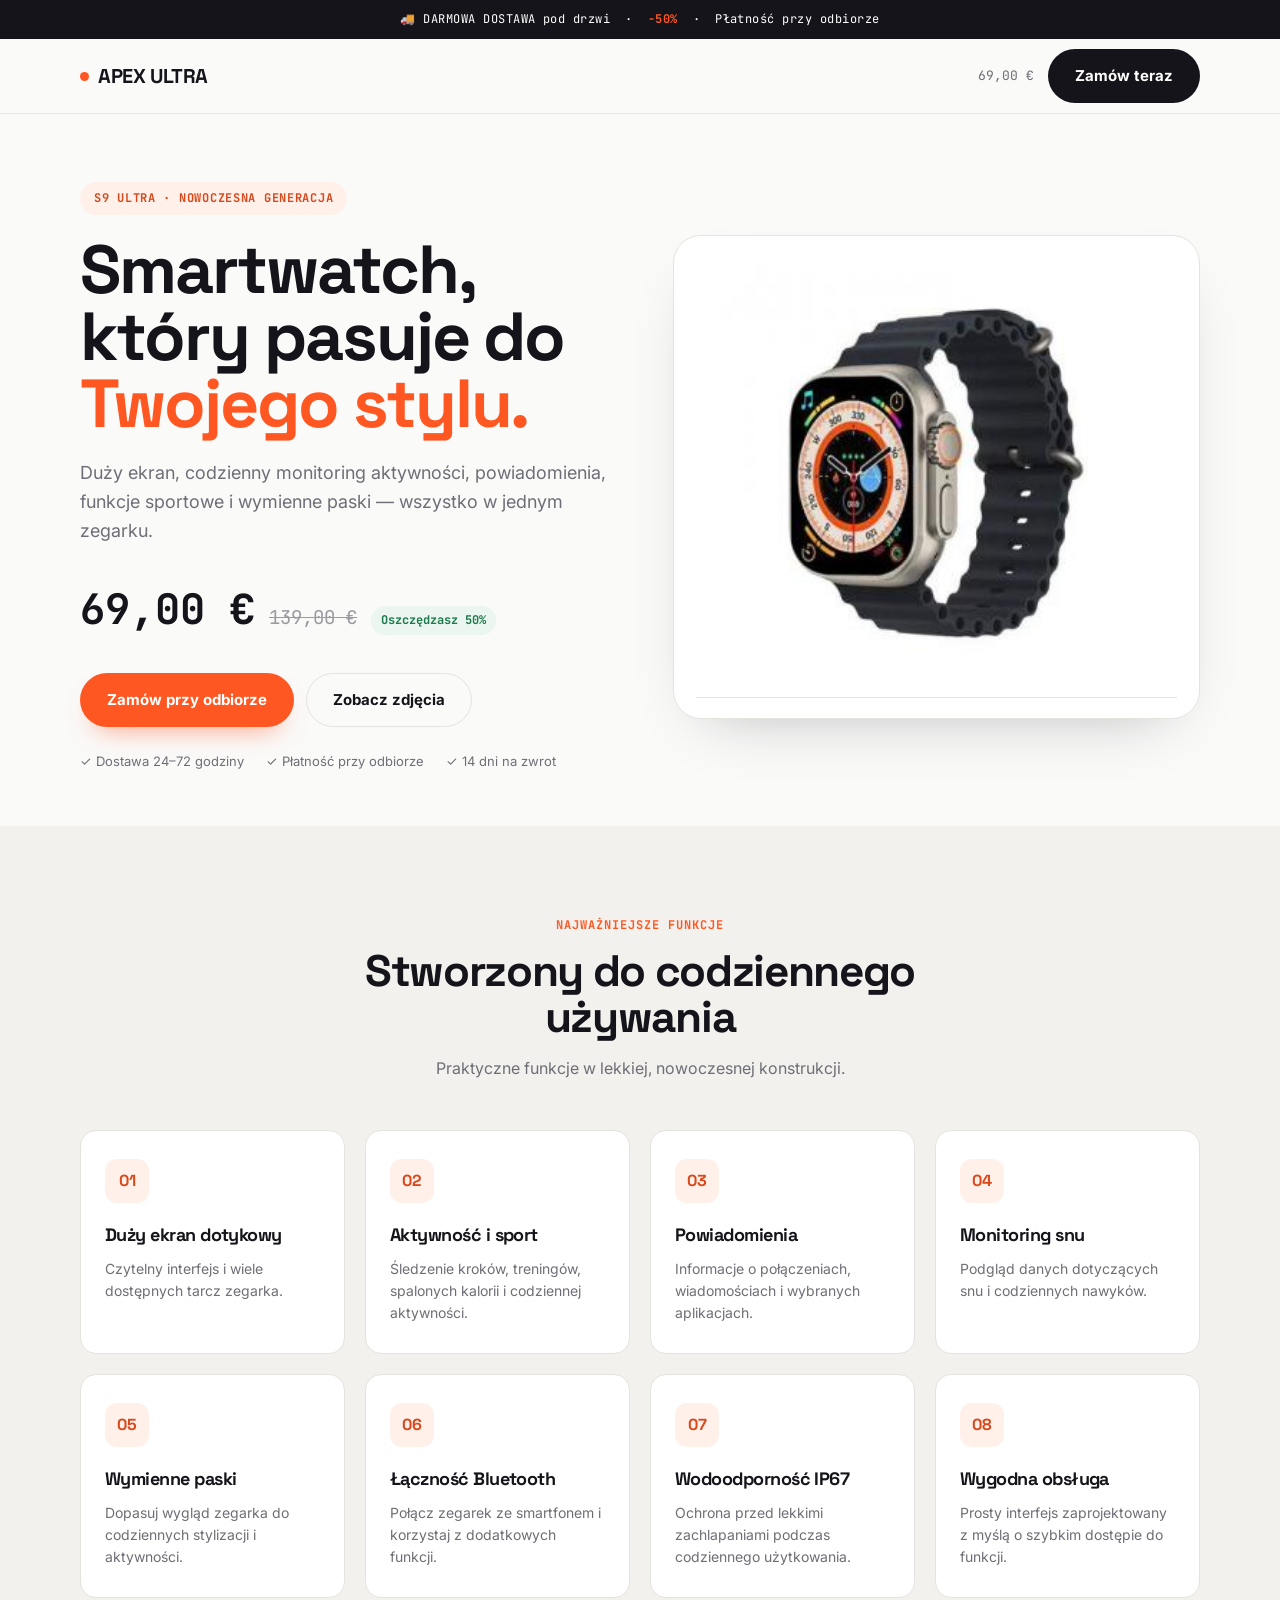
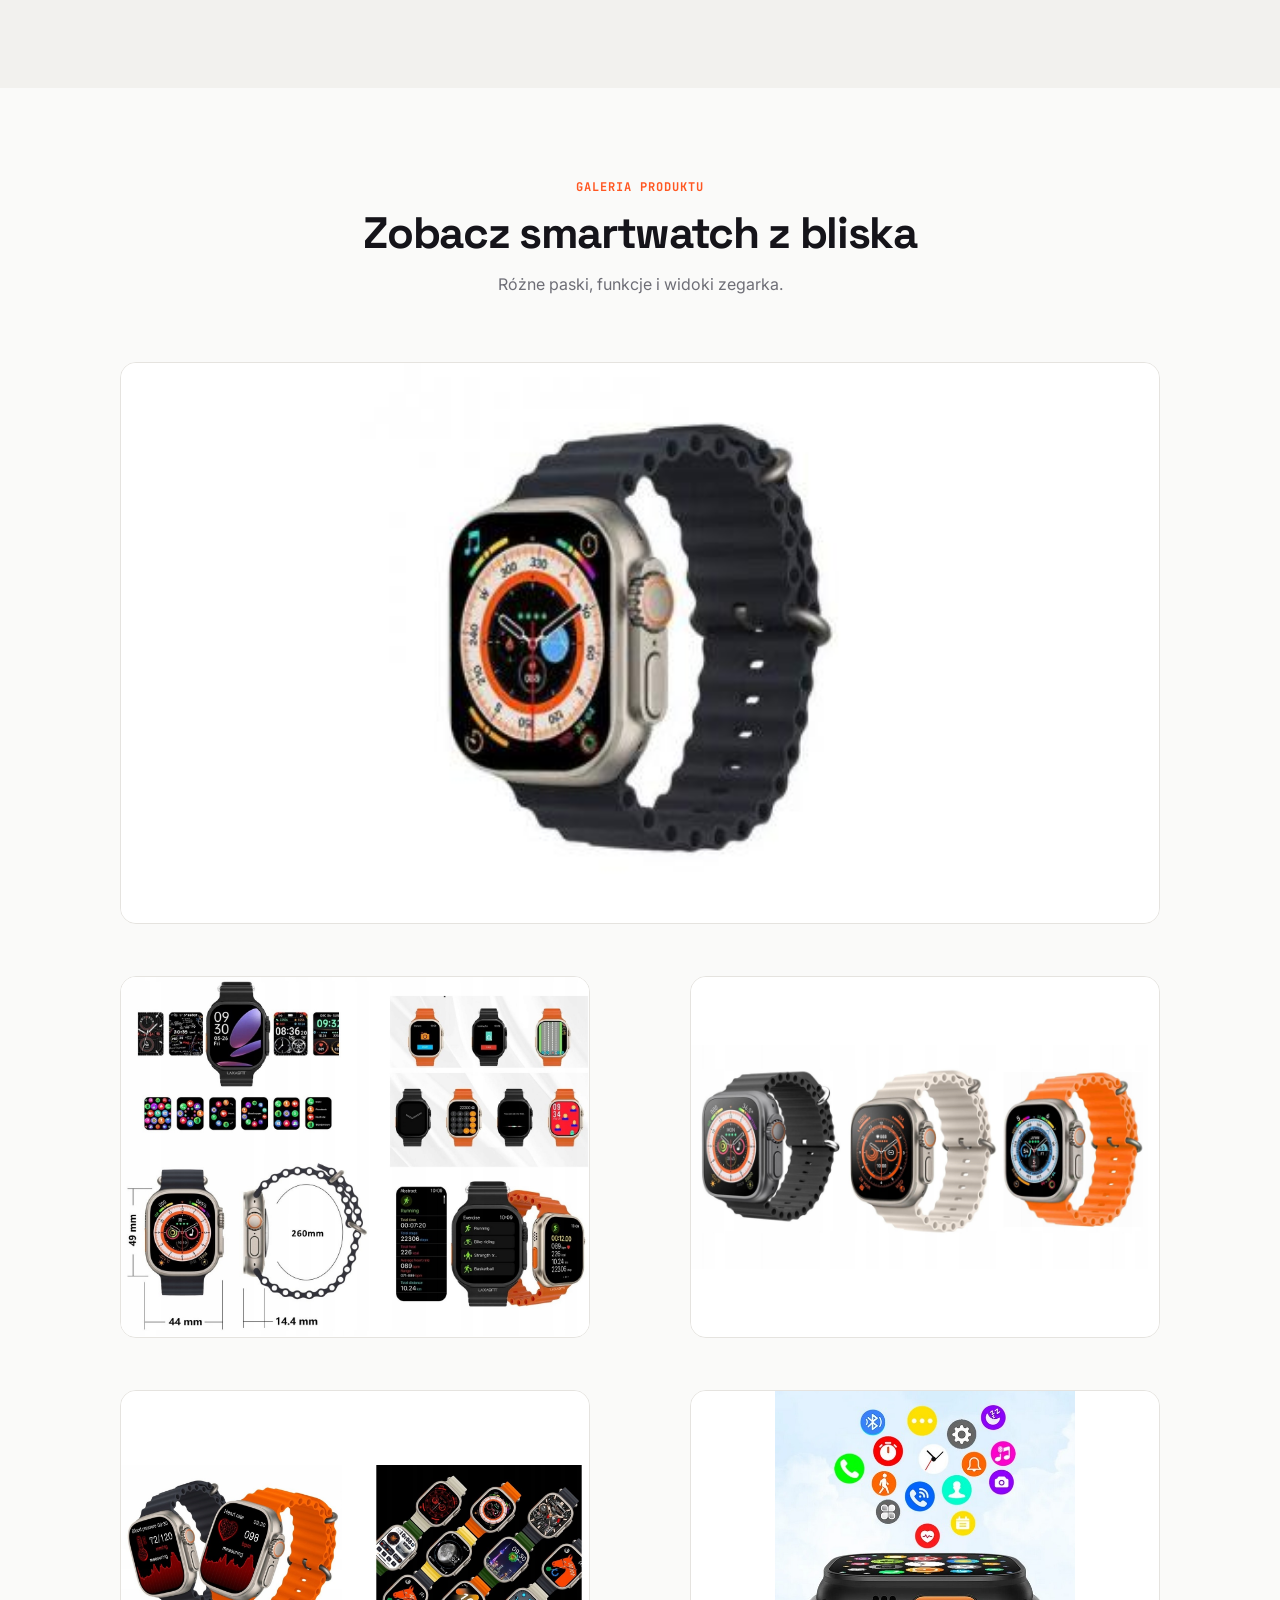
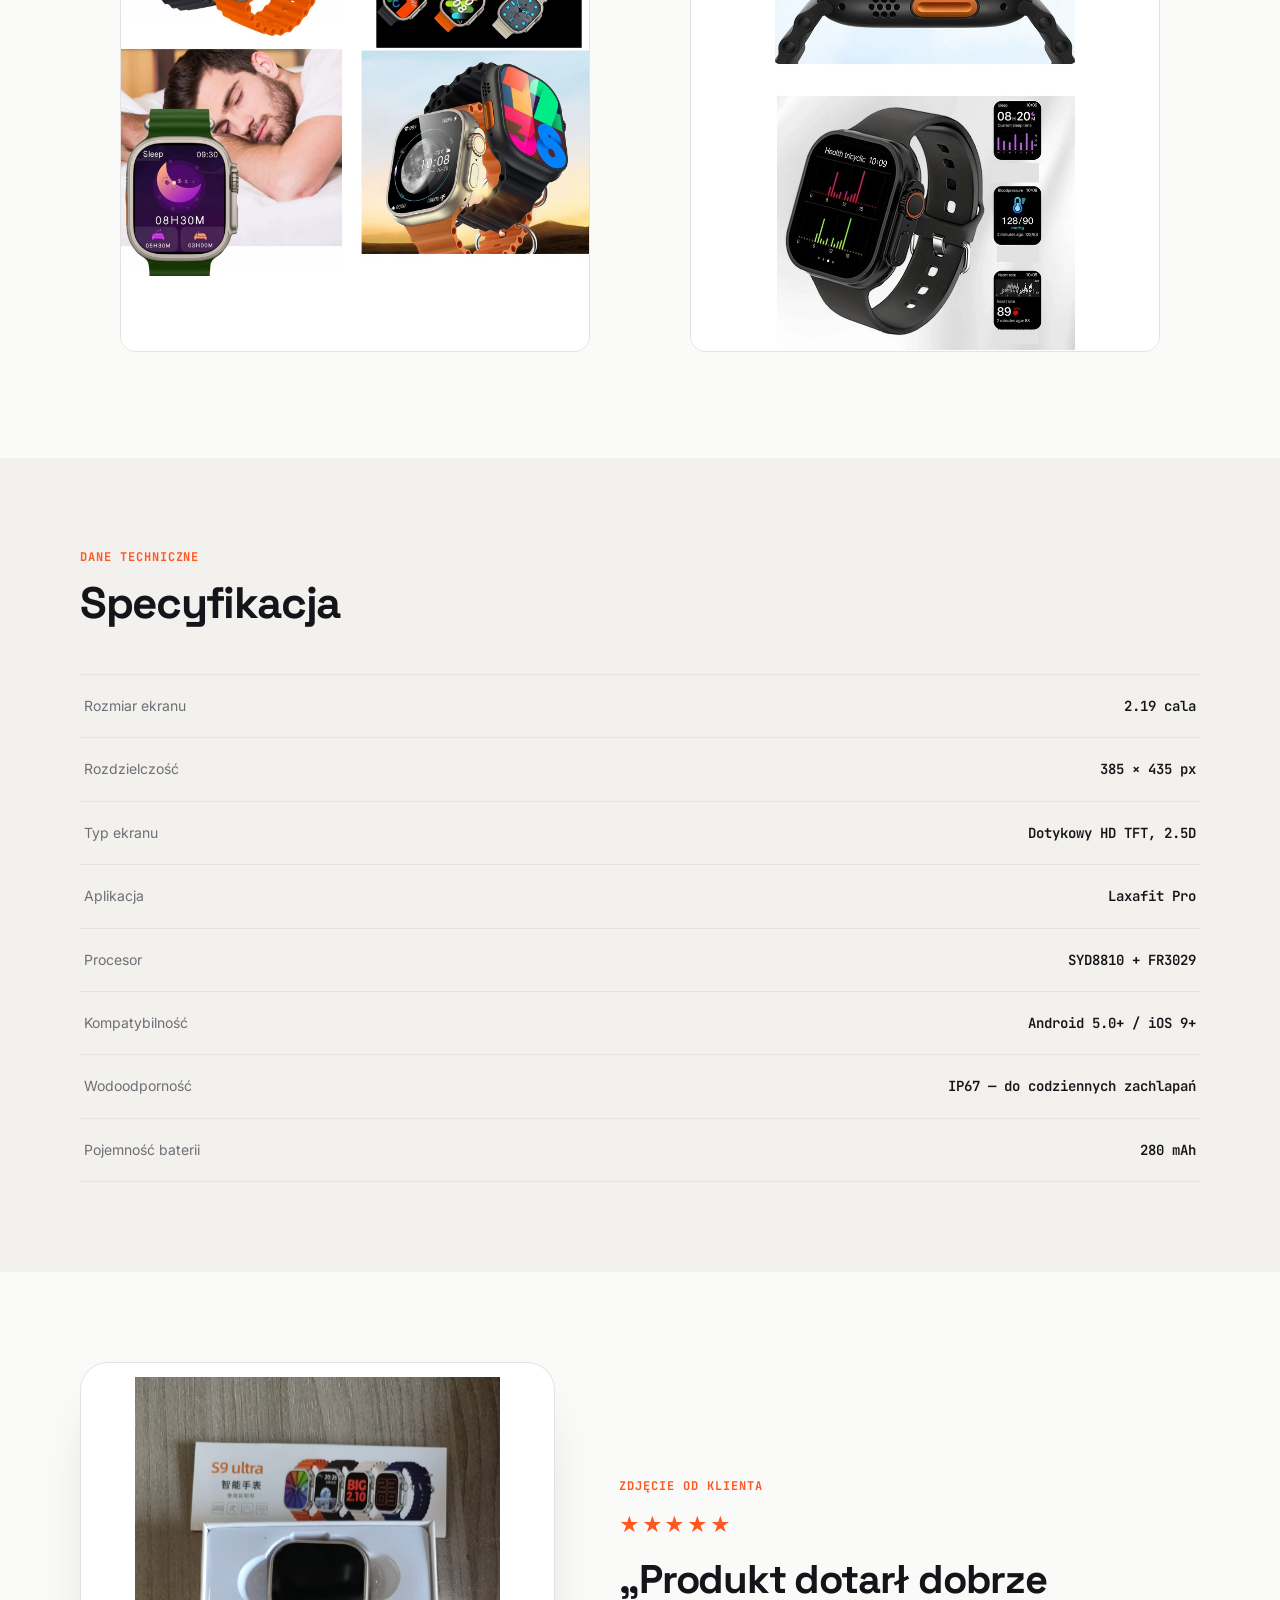
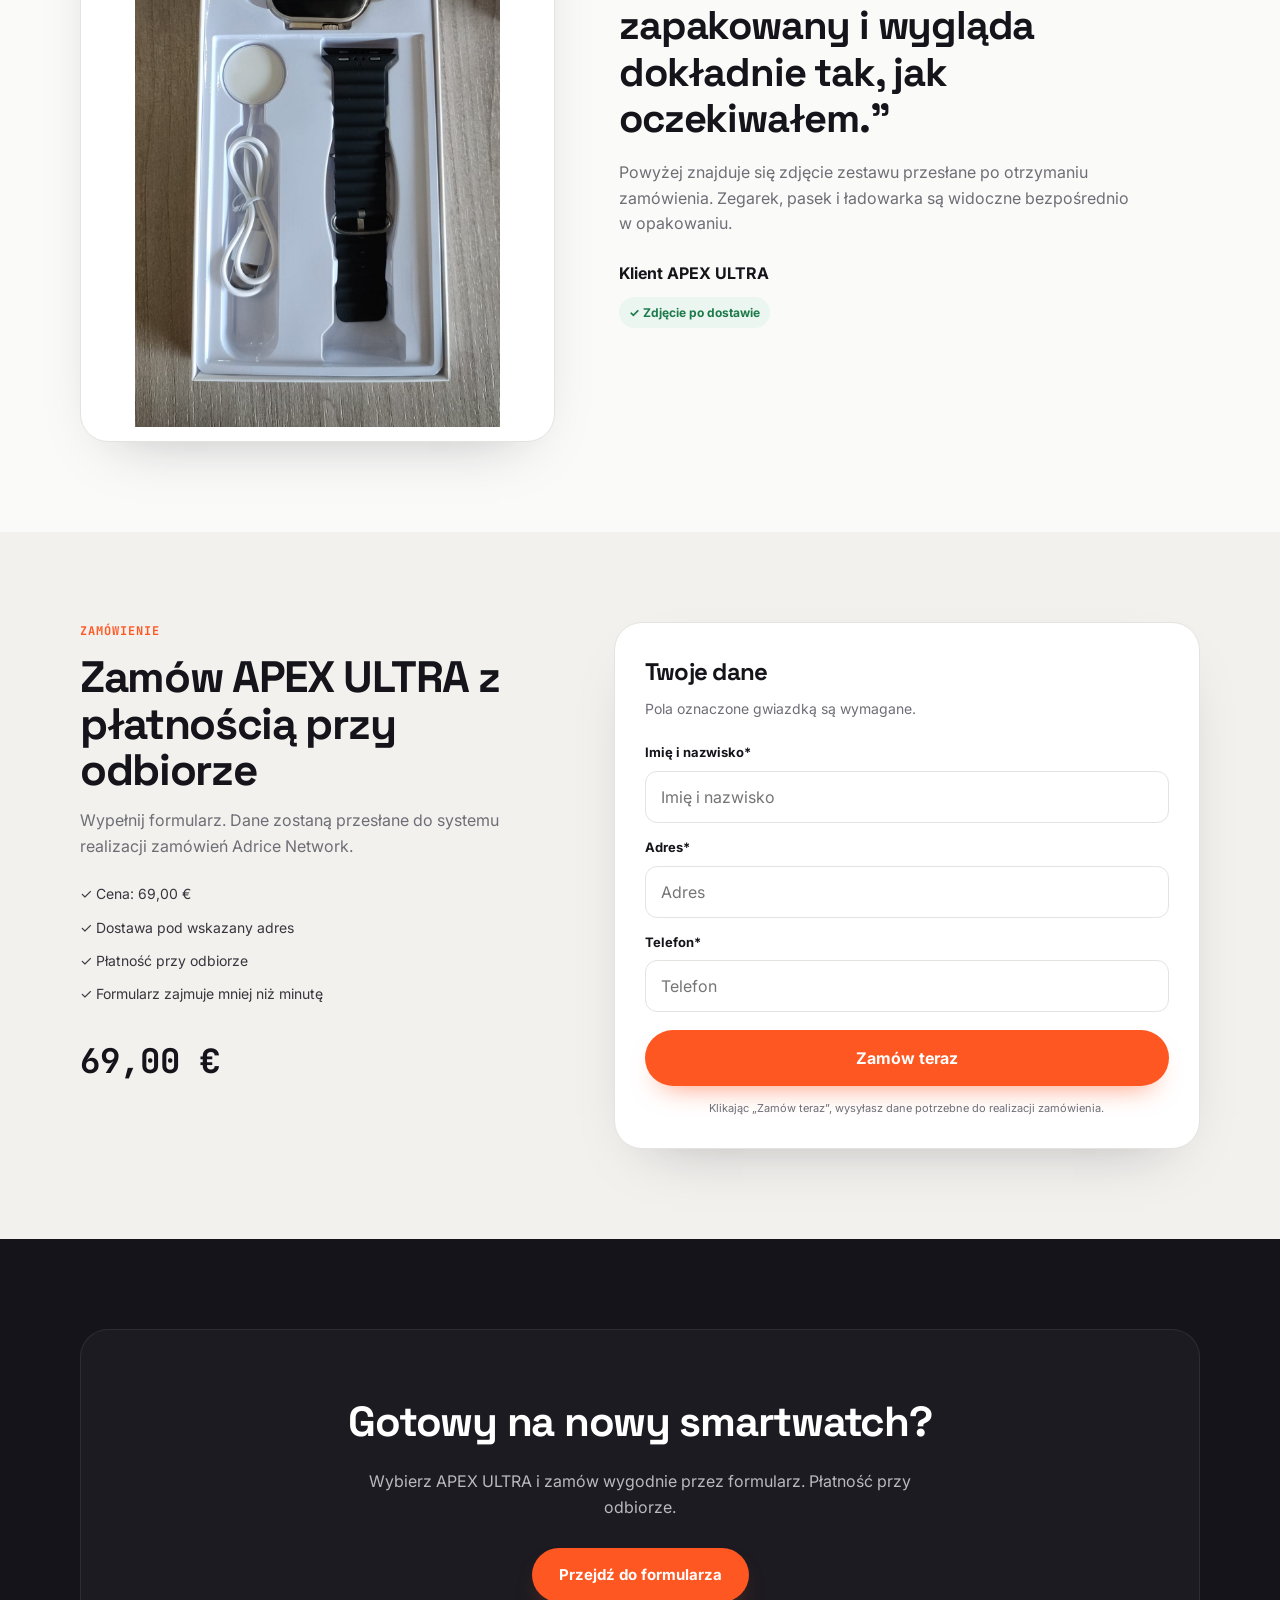
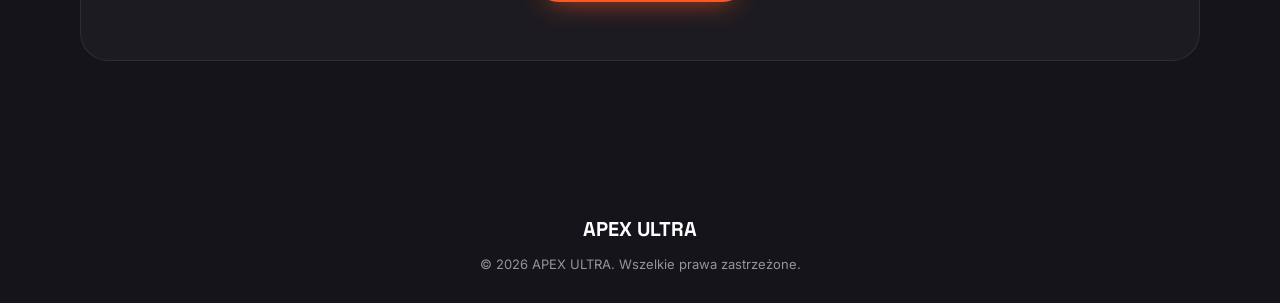
<file: index.html>
<!doctype html>
<html lang="pl">
<head>
  <meta charset="UTF-8">
  <meta name="viewport" content="width=device-width, initial-scale=1.0">

  <title>APEX ULTRA — Smartwatch S9 Ultra | 69 €</title>
  <meta name="description" content="APEX ULTRA S9 Ultra — nowoczesny smartwatch z dużym ekranem, monitoringiem aktywności, powiadomieniami i wymiennymi paskami. Zamów z płatnością przy odbiorze.">

  <meta name="theme-color" content="#FAFAF9">

  <link rel="preconnect" href="https://fonts.googleapis.com">
  <link rel="preconnect" href="https://fonts.gstatic.com" crossorigin>
  <link href="https://fonts.googleapis.com/css2?family=Space+Grotesk:wght@500;600;700&family=Inter:wght@400;500;600;700&family=JetBrains+Mono:wght@500;600;700&display=swap" rel="stylesheet">

  <style>
    :root{
      --bg:#FAFAF9;
      --bg-alt:#F2F1EE;
      --white:#FFFFFF;
      --ink:#15141A;
      --ink-soft:#37363D;
      --steel:#6E6E76;
      --steel-light:#9A9AA1;
      --hairline:#E5E3DF;
      --accent:#FF5722;
      --accent-dark:#D9481A;
      --accent-soft:#FFF0EA;
      --success:#1D7A4C;

      --font-display:'Space Grotesk','Helvetica Neue',Arial,sans-serif;
      --font-body:'Inter','Helvetica Neue',Arial,sans-serif;
      --font-mono:'JetBrains Mono','Courier New',monospace;

      --container:1120px;
      --radius-s:8px;
      --radius-m:16px;
      --radius-l:28px;
      --shadow:0 24px 60px -36px rgba(21,20,26,.35);
    }

    *,*::before,*::after{box-sizing:border-box}

    html{
      scroll-behavior:smooth;
      background:var(--bg);
    }

    body{
      margin:0;
      background:var(--bg);
      color:var(--ink);
      font-family:var(--font-body);
      font-size:16px;
      line-height:1.6;
      -webkit-font-smoothing:antialiased;
      text-rendering:optimizeLegibility;
      overflow-x:hidden;
    }

    img{
      display:block;
      max-width:100%;
    }

    a{
      color:inherit;
      text-decoration:none;
    }

    button,
    input{
      font:inherit;
    }

    button{
      cursor:pointer;
    }

    h1,h2,h3,h4,p{
      margin:0;
    }

    h1,h2,h3,h4{
      font-family:var(--font-display);
      letter-spacing:-.03em;
    }

    .wrap{
      width:min(100% - 40px,var(--container));
      margin:0 auto;
    }

    :focus-visible{
      outline:2px solid var(--accent);
      outline-offset:3px;
    }

    @media (prefers-reduced-motion:reduce){
      *,
      *::before,
      *::after{
        animation-duration:.01ms!important;
        animation-iteration-count:1!important;
        transition-duration:.01ms!important;
        scroll-behavior:auto!important;
      }
    }

    /* =========================
       TOP BAR
    ========================== */
    .announce{
      background:var(--ink);
      color:var(--white);
      text-align:center;
      padding:10px 14px;
      font-family:var(--font-mono);
      font-size:12px;
      letter-spacing:.04em;
    }

    .announce strong{
      color:var(--accent);
    }

    /* =========================
       HEADER
    ========================== */
    .site-header{
      position:sticky;
      top:0;
      z-index:100;
      background:rgba(250,250,249,.92);
      backdrop-filter:blur(12px);
      -webkit-backdrop-filter:blur(12px);
      border-bottom:1px solid rgba(229,227,223,.9);
    }

    .header-inner{
      min-height:74px;
      display:flex;
      align-items:center;
      justify-content:space-between;
      gap:24px;
    }

    .logo{
      display:inline-flex;
      align-items:center;
      gap:9px;
      font-family:var(--font-display);
      font-size:20px;
      font-weight:700;
      letter-spacing:-.02em;
    }

    .logo-dot{
      width:9px;
      height:9px;
      border-radius:50%;
      background:var(--accent);
      flex:0 0 auto;
    }

    .header-actions{
      display:flex;
      align-items:center;
      gap:14px;
    }

    .header-price{
      display:none;
      font-family:var(--font-mono);
      color:var(--steel);
      font-size:13px;
    }

    @media (min-width:680px){
      .header-price{display:inline}
    }

    /* =========================
       BUTTONS
    ========================== */
    .btn{
      appearance:none;
      border:1px solid transparent;
      display:inline-flex;
      align-items:center;
      justify-content:center;
      gap:9px;
      border-radius:999px;
      min-height:52px;
      padding:14px 26px;
      font-weight:700;
      font-size:15px;
      transition:transform .2s ease,box-shadow .2s ease,background .2s ease,border-color .2s ease;
    }

    .btn-primary{
      background:var(--accent);
      color:var(--white);
      box-shadow:0 14px 28px -16px rgba(255,87,34,.75);
    }

    .btn-primary:hover{
      background:var(--accent-dark);
      transform:translateY(-2px);
    }

    .btn-dark{
      background:var(--ink);
      color:var(--white);
    }

    .btn-dark:hover{
      background:#000;
      transform:translateY(-2px);
    }

    .btn-ghost{
      background:transparent;
      color:var(--ink);
      border-color:var(--hairline);
    }

    .btn-ghost:hover{
      border-color:var(--ink);
    }

    .btn-block{
      width:100%;
    }

    /* =========================
       HERO
    ========================== */
    .hero{
      padding:68px 0 54px;
      overflow:hidden;
    }

    .hero-grid{
      display:grid;
      grid-template-columns:1fr;
      gap:48px;
      align-items:center;
    }

    @media (min-width:920px){
      .hero-grid{
        grid-template-columns:1.02fr .98fr;
        gap:44px;
      }
    }

    .eyebrow{
      display:inline-flex;
      align-items:center;
      gap:8px;
      background:var(--accent-soft);
      color:var(--accent-dark);
      border-radius:999px;
      padding:7px 14px;
      margin-bottom:22px;
      font-family:var(--font-mono);
      font-size:12px;
      font-weight:700;
      letter-spacing:.06em;
      text-transform:uppercase;
    }

    .hero h1{
      font-size:clamp(42px,6.2vw,68px);
      line-height:.98;
      max-width:760px;
    }

    .hero h1 em{
      color:var(--accent);
      font-style:normal;
    }

    .hero-sub{
      margin-top:22px;
      color:var(--steel);
      font-size:18px;
      max-width:54ch;
    }

    .hero-price-row{
      margin-top:30px;
      display:flex;
      align-items:baseline;
      flex-wrap:wrap;
      gap:14px;
    }

    .price-now{
      font-family:var(--font-mono);
      font-size:42px;
      font-weight:700;
    }

    .price-was{
      font-family:var(--font-mono);
      font-size:19px;
      color:var(--steel-light);
      text-decoration:line-through;
    }

    .price-save{
      color:var(--success);
      background:#EAF6EF;
      border-radius:999px;
      padding:5px 10px;
      font-family:var(--font-mono);
      font-size:12px;
      font-weight:700;
    }

    .hero-actions{
      margin-top:30px;
      display:flex;
      flex-wrap:wrap;
      gap:12px;
    }

    .hero-meta{
      margin-top:24px;
      display:flex;
      gap:18px 22px;
      flex-wrap:wrap;
      color:var(--steel);
      font-size:13px;
    }

    .hero-visual{
      position:relative;
      min-height:470px;
      border:1px solid var(--hairline);
      border-radius:var(--radius-l);
      background:var(--white);
      display:flex;
      align-items:center;
      justify-content:center;
      padding:26px;
      overflow:hidden;
      box-shadow:var(--shadow);
    }

    .hero-visual::after{
      content:"";
      position:absolute;
      left:22px;
      right:22px;
      bottom:20px;
      height:1px;
      background:var(--hairline);
    }

    .hero-image{
      width:100%;
      max-width:500px;
      max-height:430px;
      object-fit:contain;
      transition:transform .35s ease;
    }

    .hero-visual:hover .hero-image{
      transform:translateY(-4px) scale(1.01);
    }

    /* =========================
       GENERAL SECTIONS
    ========================== */
    .section{
      padding:90px 0;
    }

    .section-alt{
      background:var(--bg-alt);
    }

    .section-dark{
      background:var(--ink);
      color:var(--white);
    }

    .section-head{
      max-width:700px;
      margin:0 auto 48px;
      text-align:center;
    }

    .section-head.left{
      text-align:left;
      margin-left:0;
    }

    .section-kicker{
      display:block;
      margin-bottom:13px;
      color:var(--accent);
      font-family:var(--font-mono);
      font-size:12px;
      font-weight:700;
      letter-spacing:.08em;
      text-transform:uppercase;
    }

    .section-title{
      font-size:clamp(30px,4.4vw,44px);
      line-height:1.05;
    }

    .section-desc{
      margin-top:16px;
      color:var(--steel);
      font-size:16px;
    }

    .section-dark .section-desc{
      color:#B9B9BF;
    }

    /* =========================
       FEATURES
    ========================== */
    .feature-grid{
      display:grid;
      grid-template-columns:1fr;
      gap:20px;
    }

    @media (min-width:720px){
      .feature-grid{
        grid-template-columns:repeat(2,1fr);
      }
    }

    @media (min-width:980px){
      .feature-grid{
        grid-template-columns:repeat(4,1fr);
      }
    }

    .feature-card{
      background:var(--white);
      border:1px solid var(--hairline);
      border-radius:var(--radius-m);
      padding:28px 24px;
      transition:transform .2s ease,box-shadow .2s ease;
    }

    .feature-card:hover{
      transform:translateY(-3px);
      box-shadow:0 22px 45px -34px rgba(21,20,26,.42);
    }

    .feature-icon{
      width:44px;
      height:44px;
      border-radius:12px;
      display:flex;
      align-items:center;
      justify-content:center;
      background:var(--accent-soft);
      color:var(--accent-dark);
      margin-bottom:18px;
      font-family:var(--font-display);
      font-weight:700;
    }

    .feature-card h3{
      font-size:18px;
      margin-bottom:8px;
    }

    .feature-card p{
      color:var(--steel);
      font-size:14px;
    }

    /* =========================
       PRODUCT GALLERY
    ========================== */
    .gallery-grid{
      display:grid;
      grid-template-columns:1fr;
      gap:20px;
    }

    @media (min-width:720px){
      .gallery-grid{
        grid-template-columns:repeat(2,1fr);
      }
    }

    .gallery-card{
      background:var(--white);
      border:1px solid var(--hairline);
      border-radius:var(--radius-m);
      overflow:hidden;
      min-height:360px;
      display:flex;
      align-items:center;
      justify-content:center;
    }

    .gallery-card img{
      width:100%;
      height:100%;
      min-height:360px;
      max-height:560px;
      object-fit:contain;
      background:#fff;
    }

    .gallery-card-wide{
      grid-column:1/-1;
    }

    /* =========================
       SPECS
    ========================== */
    .specs-wrap{
      border-top:1px solid var(--hairline);
      margin:0;
    }

    .spec-row{
      display:grid;
      grid-template-columns:1fr 1fr;
      gap:18px;
      padding:20px 4px;
      border-bottom:1px solid var(--hairline);
      align-items:start;
    }

    .spec-row dt{
      color:var(--steel);
      font-size:14px;
    }

    .spec-row dd{
      margin:0;
      text-align:right;
      font-family:var(--font-mono);
      font-weight:600;
      font-size:14px;
    }

    @media (max-width:600px){
      .spec-row{
        grid-template-columns:1fr;
        gap:5px;
      }

      .spec-row dd{
        text-align:left;
      }
    }

    /* =========================
       REVIEW
    ========================== */
    .review-layout{
      display:grid;
      grid-template-columns:1fr;
      gap:36px;
      align-items:center;
    }

    @media (min-width:880px){
      .review-layout{
        grid-template-columns:.9fr 1.1fr;
        gap:64px;
      }
    }

    .review-photo{
      background:var(--white);
      border-radius:var(--radius-l);
      border:1px solid var(--hairline);
      padding:14px;
      box-shadow:var(--shadow);
    }

    .review-photo img{
      width:100%;
      max-height:650px;
      object-fit:contain;
      border-radius:20px;
      background:#fff;
    }

    .review-stars{
      color:var(--accent);
      letter-spacing:.08em;
      font-size:20px;
      margin-bottom:16px;
    }

    .review-quote{
      font-family:var(--font-display);
      font-size:clamp(27px,3.8vw,40px);
      line-height:1.16;
    }

    .review-copy{
      margin-top:18px;
      color:var(--steel);
      font-size:16px;
      max-width:52ch;
    }

    .review-author{
      margin-top:24px;
      font-weight:700;
    }

    .review-badge{
      display:inline-flex;
      align-items:center;
      gap:8px;
      margin-top:10px;
      border-radius:999px;
      background:#EAF6EF;
      color:var(--success);
      padding:6px 10px;
      font-size:12px;
      font-weight:700;
    }

    /* =========================
       ORDER
    ========================== */
    .order-grid{
      display:grid;
      grid-template-columns:1fr;
      gap:36px;
      align-items:start;
    }

    @media (min-width:920px){
      .order-grid{
        grid-template-columns:.9fr 1.1fr;
        gap:54px;
      }
    }

    .order-summary{
      position:sticky;
      top:112px;
    }

    .order-summary h2{
      font-size:clamp(32px,4vw,44px);
      line-height:1.05;
    }

    .order-summary p{
      margin-top:15px;
      color:var(--steel);
      max-width:50ch;
    }

    .order-points{
      margin-top:24px;
      display:grid;
      gap:11px;
      color:var(--ink-soft);
      font-size:14px;
    }

    .order-price{
      margin-top:28px;
      font-family:var(--font-mono);
      font-size:34px;
      font-weight:700;
    }

    .order-card{
      background:var(--white);
      border:1px solid var(--hairline);
      border-radius:var(--radius-l);
      padding:30px;
      box-shadow:var(--shadow);
    }

    .order-card h3{
      font-size:24px;
      margin-bottom:6px;
    }

    .order-card .order-note{
      color:var(--steel);
      font-size:14px;
      margin-bottom:22px;
    }

    .tm-order-form{
      display:grid;
      gap:14px;
    }

    .tm-order-form label{
      display:block;
      font-size:13px;
      font-weight:700;
      margin-bottom:-6px;
    }

    .tm-order-form input[type="text"],
    .tm-order-form input[type="tel"]{
      width:100%;
      height:52px;
      border:1px solid var(--hairline);
      background:#fff;
      color:var(--ink);
      border-radius:12px;
      padding:0 15px;
      outline:none;
      transition:border-color .18s ease,box-shadow .18s ease;
    }

    .tm-order-form input[type="text"]:focus,
    .tm-order-form input[type="tel"]:focus{
      border-color:var(--accent);
      box-shadow:0 0 0 3px rgba(255,87,34,.12);
    }

    .tm-order-form button[type="submit"]{
      width:100%;
      min-height:56px;
      border:0;
      border-radius:999px;
      background:var(--accent);
      color:#fff;
      font-weight:700;
      font-size:16px;
      margin-top:4px;
      box-shadow:0 14px 28px -16px rgba(255,87,34,.75);
      transition:background .18s ease,transform .18s ease;
    }

    .tm-order-form button[type="submit"]:hover{
      background:var(--accent-dark);
      transform:translateY(-1px);
    }

    .form-small{
      text-align:center;
      color:var(--steel);
      font-size:11px;
      margin-top:14px;
    }

    /* =========================
       FINAL CTA
    ========================== */
    .cta-banner{
      border:1px solid rgba(255,255,255,.08);
      border-radius:var(--radius-l);
      padding:58px 38px;
      text-align:center;
      background:#1C1B21;
    }

    .cta-banner h2{
      font-size:clamp(30px,4vw,42px);
    }

    .cta-banner p{
      max-width:58ch;
      margin:14px auto 0;
      color:#B9B9BF;
    }

    .cta-banner .btn{
      margin-top:28px;
    }

    /* =========================
       FOOTER
    ========================== */
    .site-footer{
      background:var(--ink);
      color:#D6D6DA;
      padding:62px 0 28px;
      text-align:center;
    }

    .footer-logo{
      color:#fff;
      font-family:var(--font-display);
      font-size:20px;
      font-weight:700;
    }

    .footer-copy{
      margin-top:9px;
      color:#94949B;
      font-size:13px;
    }

    /* =========================
       MOBILE
    ========================== */
    @media (max-width:700px){
      .wrap{
        width:min(100% - 28px,var(--container));
      }

      .header-inner{
        min-height:66px;
      }

      .logo{
        font-size:17px;
      }

      .header-actions .btn{
        min-height:44px;
        padding:10px 16px;
        font-size:13px;
      }

      .hero{
        padding:46px 0 42px;
      }

      .hero-sub{
        font-size:16px;
      }

      .hero-visual{
        min-height:350px;
        padding:16px;
      }

      .section{
        padding:70px 0;
      }

      .gallery-card,
      .gallery-card img{
        min-height:260px;
      }

      .order-summary{
        position:static;
      }

      .order-card{
        padding:22px;
      }

      .cta-banner{
        padding:42px 22px;
      }
    }
  </style>

  <!-- Adrice Network tracking -->
  <script src="https://offers.adricenetwork.com/trk.min.js" async defer></script>
  <script src="https://offers.adricenetwork.com/forms/tmfp/" crossorigin="anonymous" defer></script>

  <!-- Meta Pixel -->
  <script>
    !function(f,b,e,v,n,t,s){
      if(f.fbq)return;
      n=f.fbq=function(){n.callMethod?n.callMethod.apply(n,arguments):n.queue.push(arguments)};
      if(!f._fbq)f._fbq=n;
      n.push=n;
      n.loaded=!0;
      n.version='2.0';
      n.queue=[];
      t=b.createElement(e);
      t.async=!0;
      t.src=v;
      s=b.getElementsByTagName(e)[0];
      s.parentNode.insertBefore(t,s)
    }(window,document,'script','https://connect.facebook.net/en_US/fbevents.js');

    fbq('init','1576911387464284');
    fbq('track','PageView');
    fbq('track','ViewContent',{value:9,currency:'EUR'});
  </script>

  <noscript>
    <img height="1" width="1" style="display:none"
      src="https://www.facebook.com/tr?id=1576911387464284&ev=PageView&noscript=1"
      alt="">
  </noscript>
</head>

<body>

  <div class="announce">
    🚚 DARMOWA DOSTAWA pod drzwi &nbsp;·&nbsp;
    <strong>-50%</strong> &nbsp;·&nbsp;
    Płatność przy odbiorze
  </div>

  <header class="site-header">
    <div class="wrap header-inner">
      <a href="#top" class="logo" aria-label="APEX ULTRA — strona główna">
        <span class="logo-dot"></span>
        APEX ULTRA
      </a>

      <div class="header-actions">
        <span class="header-price">69,00 €</span>
        <a href="#zamowienie" class="btn btn-dark">Zamów teraz</a>
      </div>
    </div>
  </header>

  <main id="top">

    <!-- HERO -->
    <section class="hero">
      <div class="wrap hero-grid">

        <div>
          <span class="eyebrow">S9 Ultra · Nowoczesna generacja</span>

          <h1>
            Smartwatch, który pasuje do
            <em>Twojego stylu.</em>
          </h1>

          <p class="hero-sub">
            Duży ekran, codzienny monitoring aktywności, powiadomienia,
            funkcje sportowe i wymienne paski — wszystko w jednym zegarku.
          </p>

          <div class="hero-price-row">
            <span class="price-now">69,00 €</span>
            <span class="price-was">139,00 €</span>
            <span class="price-save">Oszczędzasz 50%</span>
          </div>

          <div class="hero-actions">
            <a href="#zamowienie" class="btn btn-primary">Zamów przy odbiorze</a>
            <a href="#galeria" class="btn btn-ghost">Zobacz zdjęcia</a>
          </div>

          <div class="hero-meta">
            <span>✓ Dostawa 24–72 godziny</span>
            <span>✓ Płatność przy odbiorze</span>
            <span>✓ 14 dni na zwrot</span>
          </div>
        </div>

        <div class="hero-visual">
          <img
            class="hero-image"
            src="assets/main-product.jpeg"
            alt="Smartwatch S9 Ultra w zestawie"
          >
        </div>

      </div>
    </section>


    <!-- FEATURES -->
    <section class="section section-alt">
      <div class="wrap">

        <div class="section-head">
          <span class="section-kicker">Najważniejsze funkcje</span>
          <h2 class="section-title">Stworzony do codziennego używania</h2>
          <p class="section-desc">
            Praktyczne funkcje w lekkiej, nowoczesnej konstrukcji.
          </p>
        </div>

        <div class="feature-grid">

          <article class="feature-card">
            <div class="feature-icon">01</div>
            <h3>Duży ekran dotykowy</h3>
            <p>Czytelny interfejs i wiele dostępnych tarcz zegarka.</p>
          </article>

          <article class="feature-card">
            <div class="feature-icon">02</div>
            <h3>Aktywność i sport</h3>
            <p>Śledzenie kroków, treningów, spalonych kalorii i codziennej aktywności.</p>
          </article>

          <article class="feature-card">
            <div class="feature-icon">03</div>
            <h3>Powiadomienia</h3>
            <p>Informacje o połączeniach, wiadomościach i wybranych aplikacjach.</p>
          </article>

          <article class="feature-card">
            <div class="feature-icon">04</div>
            <h3>Monitoring snu</h3>
            <p>Podgląd danych dotyczących snu i codziennych nawyków.</p>
          </article>

          <article class="feature-card">
            <div class="feature-icon">05</div>
            <h3>Wymienne paski</h3>
            <p>Dopasuj wygląd zegarka do codziennych stylizacji i aktywności.</p>
          </article>

          <article class="feature-card">
            <div class="feature-icon">06</div>
            <h3>Łączność Bluetooth</h3>
            <p>Połącz zegarek ze smartfonem i korzystaj z dodatkowych funkcji.</p>
          </article>

          <article class="feature-card">
            <div class="feature-icon">07</div>
            <h3>Wodoodporność IP67</h3>
            <p>Ochrona przed lekkimi zachlapaniami podczas codziennego użytkowania.</p>
          </article>

          <article class="feature-card">
            <div class="feature-icon">08</div>
            <h3>Wygodna obsługa</h3>
            <p>Prosty interfejs zaprojektowany z myślą o szybkim dostępie do funkcji.</p>
          </article>

        </div>
      </div>
    </section>


    <!-- GALLERY -->
    <section id="galeria" class="section">
      <div class="wrap">

        <div class="section-head">
          <span class="section-kicker">Galeria produktu</span>
          <h2 class="section-title">Zobacz smartwatch z bliska</h2>
          <p class="section-desc">
            Różne paski, funkcje i widoki zegarka.
          </p>
        </div>

        <div class="gallery-grid">

          <figure class="gallery-card gallery-card-wide">
            <img
              src="assets/main-product.jpeg"
              alt="Smartwatch S9 Ultra z akcesoriami w pudełku"
              loading="lazy"
            >
          </figure>

          <figure class="gallery-card">
            <img
              src="assets/product-1.jpg"
              alt="Smartwatch S9 Ultra — funkcje i wymiary"
              loading="lazy"
            >
          </figure>

          <figure class="gallery-card">
            <img
              src="assets/product-2.jpg"
              alt="Smartwatch S9 Ultra w trzech wersjach kolorystycznych"
              loading="lazy"
            >
          </figure>

          <figure class="gallery-card">
            <img
              src="assets/product-3.jpg"
              alt="Smartwatch S9 Ultra — funkcje zdrowotne, sen i tarcze"
              loading="lazy"
            >
          </figure>

          <figure class="gallery-card">
            <img
              src="assets/product-4.jpg"
              alt="Smartwatch S9 Ultra — aplikacje, monitoring i funkcje"
              loading="lazy"
            >
          </figure>

        </div>
      </div>
    </section>


    <!-- SPECS -->
    <section id="specyfikacja" class="section section-alt">
      <div class="wrap">

        <div class="section-head left">
          <span class="section-kicker">Dane techniczne</span>
          <h2 class="section-title">Specyfikacja</h2>
        </div>

        <dl class="specs-wrap">

          <div class="spec-row">
            <dt>Rozmiar ekranu</dt>
            <dd>2.19 cala</dd>
          </div>

          <div class="spec-row">
            <dt>Rozdzielczość</dt>
            <dd>385 × 435 px</dd>
          </div>

          <div class="spec-row">
            <dt>Typ ekranu</dt>
            <dd>Dotykowy HD TFT, 2.5D</dd>
          </div>

          <div class="spec-row">
            <dt>Aplikacja</dt>
            <dd>Laxafit Pro</dd>
          </div>

          <div class="spec-row">
            <dt>Procesor</dt>
            <dd>SYD8810 + FR3029</dd>
          </div>

          <div class="spec-row">
            <dt>Kompatybilność</dt>
            <dd>Android 5.0+ / iOS 9+</dd>
          </div>

          <div class="spec-row">
            <dt>Wodoodporność</dt>
            <dd>IP67 — do codziennych zachlapań</dd>
          </div>

          <div class="spec-row">
            <dt>Pojemność baterii</dt>
            <dd>280 mAh</dd>
          </div>

        </dl>
      </div>
    </section>


    <!-- CUSTOMER REVIEW -->
    <section class="section">
      <div class="wrap review-layout">

        <div class="review-photo">
          <img
            src="assets/review-customer.jpeg"
            alt="Zdjęcie smartwatcha przesłane przez klienta po otrzymaniu zamówienia"
            loading="lazy"
          >
        </div>

        <div>
          <span class="section-kicker">Zdjęcie od klienta</span>

          <div class="review-stars" aria-label="5 na 5 gwiazdek">
            ★★★★★
          </div>

          <h2 class="review-quote">
            „Produkt dotarł dobrze zapakowany i wygląda dokładnie tak, jak oczekiwałem.”
          </h2>

          <p class="review-copy">
            Powyżej znajduje się zdjęcie zestawu przesłane po otrzymaniu zamówienia.
            Zegarek, pasek i ładowarka są widoczne bezpośrednio w opakowaniu.
          </p>

          <p class="review-author">
            Klient APEX ULTRA
          </p>

          <span class="review-badge">
            ✓ Zdjęcie po dostawie
          </span>
        </div>

      </div>
    </section>


    <!-- ORDER FORM -->
    <section id="zamowienie" class="section section-alt">
      <div class="wrap order-grid">

        <div class="order-summary">
          <span class="section-kicker">Zamówienie</span>

          <h2>
            Zamów APEX ULTRA z płatnością przy odbiorze
          </h2>

          <p>
            Wypełnij formularz. Dane zostaną przesłane do systemu realizacji
            zamówień Adrice Network.
          </p>

          <div class="order-points">
            <span>✓ Cena: 69,00 €</span>
            <span>✓ Dostawa pod wskazany adres</span>
            <span>✓ Płatność przy odbiorze</span>
            <span>✓ Formularz zajmuje mniej niż minutę</span>
          </div>

          <div class="order-price">
            69,00 €
          </div>
        </div>


        <div class="order-card">

          <h3>Twoje dane</h3>

          <p class="order-note">
            Pola oznaczone gwiazdką są wymagane.
          </p>

          <form
            class="tm-order-form"
            action="https://offers.adricenetwork.com/forms/html/"
            method="post"
            onsubmit="trackOrderStart()"
          >

            <label for="name">Imię i nazwisko*</label>
            <input
              id="name"
              type="text"
              name="name"
              autocomplete="name"
              placeholder="Imię i nazwisko"
              required
            >

            <label for="street-address">Adres*</label>
            <input
              id="street-address"
              type="text"
              name="street-address"
              autocomplete="street-address"
              placeholder="Adres"
              required
            >

            <label for="tel">Telefon*</label>
            <input
              id="tel"
              type="tel"
              name="tel"
              autocomplete="tel"
              placeholder="Telefon"
              required
            >

            <input
              name="uid"
              type="hidden"
              value="0193c015-ceba-77f7-8889-3105ad6e6519"
            >

            <input
              name="offer"
              type="hidden"
              value="3141"
            >

            <input
              name="lp"
              type="hidden"
              value="3175"
            >

            <input
              name="thankyoupage"
              type="hidden"
              value="https://www.smartwatch4u.store/thank-you.html"
            >

            <input
              name="_key"
              type="hidden"
              value="8d038f67ee53e2db78034f8f93760b79922827c1"
            >

            <button name="submit" type="submit">
              Zamów teraz
            </button>

          </form>

          <p class="form-small">
            Klikając „Zamów teraz”, wysyłasz dane potrzebne do realizacji zamówienia.
          </p>

        </div>
      </div>

      <script src="https://offers.adricenetwork.com/forms/html/js-v2/" async></script>
    </section>


    <!-- FINAL CTA -->
    <section class="section section-dark">
      <div class="wrap">

        <div class="cta-banner">
          <h2>Gotowy na nowy smartwatch?</h2>

          <p>
            Wybierz APEX ULTRA i zamów wygodnie przez formularz.
            Płatność przy odbiorze.
          </p>

          <a href="#zamowienie" class="btn btn-primary">
            Przejdź do formularza
          </a>
        </div>

      </div>
    </section>

  </main>


  <footer class="site-footer">
    <div class="wrap">
      <div class="footer-logo">APEX ULTRA</div>
      <p class="footer-copy">
        © 2026 APEX ULTRA. Wszelkie prawa zastrzeżone.
      </p>
    </div>
  </footer>


  <script>
    function trackOrderStart(){
      if(typeof fbq === 'function'){
        fbq('track','InitiateCheckout',{
          value:9,
          currency:'EUR'
        });
      }
    }
  </script>

</body>
</html>
</file>
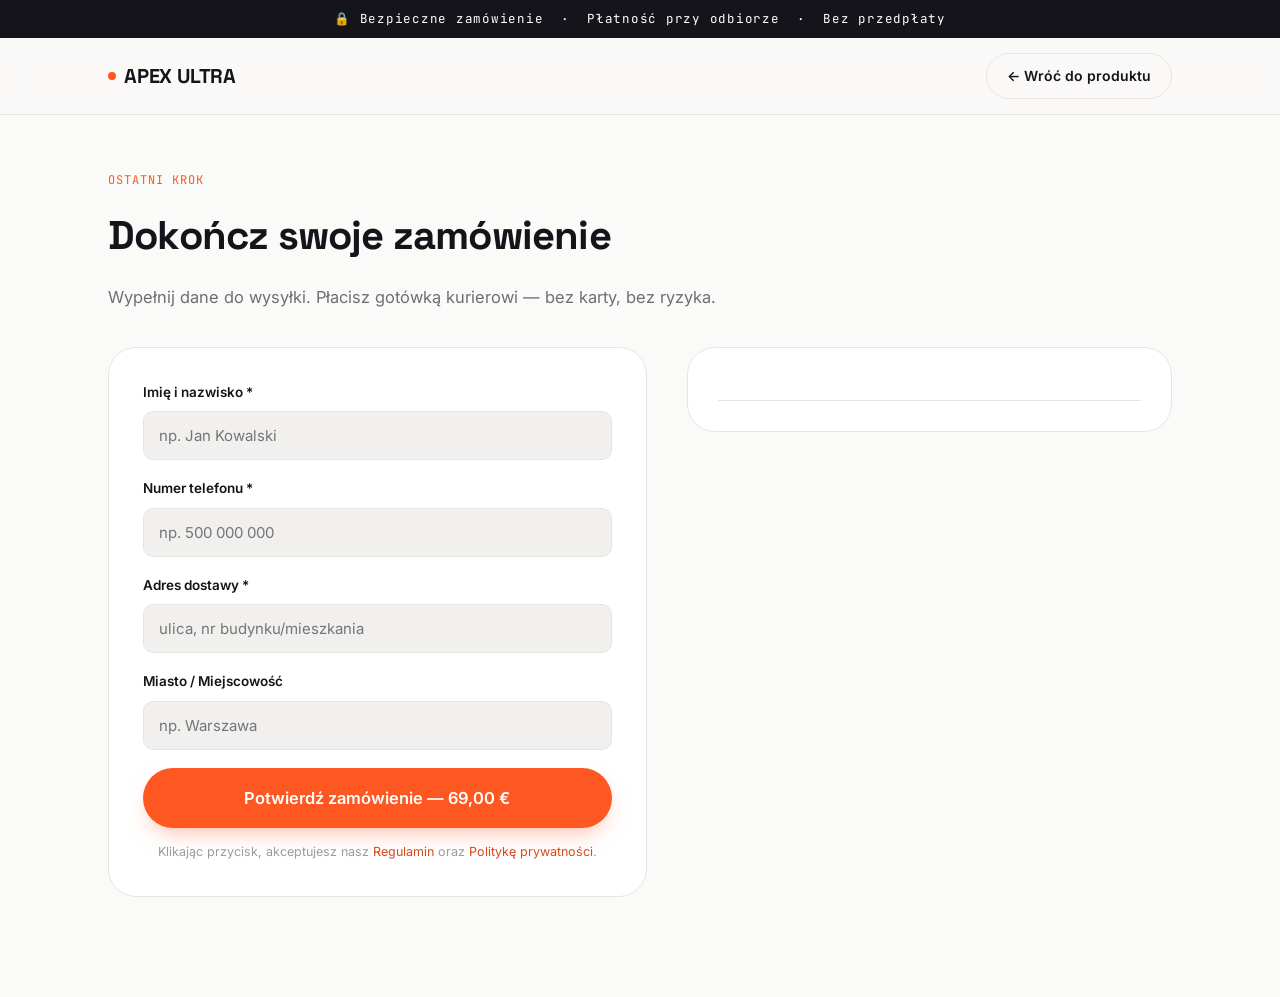
<file: order.html>
<!doctype html>
<html lang="pl">
<head>
<meta charset="UTF-8">
<meta name="viewport" content="width=device-width, initial-scale=1.0">
<title>Dokończ zamówienie — APEX ULTRA | smartwatch4u.store</title>
<meta name="robots" content="noindex">
<link rel="preconnect" href="https://fonts.googleapis.com">
<link href="https://fonts.googleapis.com/css2?family=Space+Grotesk:wght@500;700&family=Inter:wght@400;500;600;700&family=JetBrains+Mono:wght@500;700&display=swap" rel="stylesheet">
<style>
/* ============================================================
   APEX ULTRA — smartwatch4u.store
   Design tokens
   ============================================================ */

:root{
  --bg:            #FAFAF9;
  --bg-alt:        #F1F0EE;
  --ink:           #15141A;
  --ink-soft:      #3A3942;
  --steel:         #6E6E76;
  --steel-light:   #9A9AA1;
  --hairline:      #E6E5E2;
  --white:         #FFFFFF;
  --accent:        #FF5722;
  --accent-dark:   #D9481A;
  --accent-tint:   #FFF0EA;
  --gold:          #F2B705;
  --success:       #1D7A4C;

  --font-display:  'Space Grotesk', 'Helvetica Neue', Arial, sans-serif;
  --font-body:     'Inter', 'Helvetica Neue', Arial, sans-serif;
  --font-mono:     'JetBrains Mono', 'Courier New', monospace;

  --container: 1120px;
  --radius-s: 6px;
  --radius-m: 14px;
  --radius-l: 28px;
}

*, *::before, *::after{ box-sizing:border-box; }
html{ scroll-behavior:smooth; }
body{
  margin:0;
  background:var(--bg);
  color:var(--ink);
  font-family:var(--font-body);
  font-size:16px;
  line-height:1.6;
  -webkit-font-smoothing:antialiased;
}
img{ max-width:100%; display:block; }
a{ color:inherit; text-decoration:none; }
ul{ margin:0; padding:0; list-style:none; }
h1,h2,h3,h4{ font-family:var(--font-display); margin:0; letter-spacing:-0.02em; }
p{ margin:0; }
button{ font-family:inherit; cursor:pointer; }

.wrap{
  max-width:var(--container);
  margin:0 auto;
  padding:0 28px;
}

:focus-visible{
  outline:2px solid var(--accent);
  outline-offset:3px;
}

@media (prefers-reduced-motion: reduce){
  *{ animation-duration:0.01ms !important; transition-duration:0.01ms !important; scroll-behavior:auto !important; }
}

/* ---------- Announcement bar ---------- */
.announce{
  background:var(--ink);
  color:var(--white);
  text-align:center;
  font-family:var(--font-mono);
  font-size:12.5px;
  letter-spacing:0.06em;
  padding:9px 14px;
}
.announce b{ color:var(--accent); font-weight:600; }

/* ---------- Header ---------- */
.site-header{
  position:sticky; top:0; z-index:50;
  background:rgba(250,249,249,0.86);
  backdrop-filter:blur(10px);
  border-bottom:1px solid var(--hairline);
}
.site-header .wrap{
  display:flex; align-items:center; justify-content:space-between;
  height:76px;
}
.logo{
  font-family:var(--font-display);
  font-weight:700;
  font-size:20px;
  letter-spacing:-0.01em;
  display:flex; align-items:center; gap:8px;
}
.logo .dot{
  width:8px; height:8px; border-radius:50%;
  background:var(--accent);
  display:inline-block;
}
.header-cta{
  display:inline-flex; align-items:center; gap:10px;
  background:var(--ink); color:var(--white);
  padding:11px 20px; border-radius:999px;
  font-size:14px; font-weight:600;
  transition:transform .18s ease, background .18s ease;
}
.header-cta:hover{ background:var(--accent-dark); transform:translateY(-1px); }
.header-price{ font-family:var(--font-mono); color:var(--steel-light); font-size:13px; display:none; }
@media (min-width:640px){ .header-price{ display:inline; } }

/* ---------- Buttons ---------- */
.btn{
  display:inline-flex; align-items:center; justify-content:center; gap:10px;
  padding:17px 30px;
  border-radius:999px;
  font-weight:600; font-size:15.5px;
  border:1px solid transparent;
  transition:transform .18s ease, box-shadow .18s ease, background .18s ease;
}
.btn-primary{
  background:var(--accent); color:var(--white);
  box-shadow:0 10px 24px -10px rgba(255,87,34,0.55);
}
.btn-primary:hover{ background:var(--accent-dark); transform:translateY(-2px); box-shadow:0 14px 30px -10px rgba(217,72,26,0.55); }
.btn-dark{ background:var(--ink); color:var(--white); }
.btn-dark:hover{ background:#000; transform:translateY(-2px); }
.btn-ghost{ background:transparent; color:var(--ink); border-color:var(--hairline); }
.btn-ghost:hover{ border-color:var(--ink); }
.btn-block{ width:100%; }
.btn-lg{ padding:19px 36px; font-size:16.5px; }

/* ---------- Hero ---------- */
.hero{
  padding:64px 0 40px;
  overflow:hidden;
}
.hero .wrap{
  display:grid;
  grid-template-columns:1fr;
  gap:48px;
  align-items:center;
}
@media (min-width:920px){
  .hero .wrap{ grid-template-columns:1.05fr 1fr; gap:32px; }
}
.eyebrow{
  display:inline-flex; align-items:center; gap:8px;
  font-family:var(--font-mono);
  font-size:12px; letter-spacing:0.08em; text-transform:uppercase;
  color:var(--accent-dark);
  background:var(--accent-tint);
  padding:7px 14px; border-radius:999px;
  margin-bottom:22px;
}
.hero h1{
  font-size:clamp(38px, 5.6vw, 60px);
  line-height:1.03;
  font-weight:700;
}
.hero h1 em{
  font-style:normal;
  color:var(--accent);
}
.hero-sub{
  margin-top:20px;
  font-size:18px;
  color:var(--steel);
  max-width:46ch;
}
.hero-price-row{
  margin-top:32px;
  display:flex; align-items:baseline; gap:14px; flex-wrap:wrap;
}
.price-now{
  font-family:var(--font-mono); font-weight:700;
  font-size:40px; color:var(--ink);
}
.price-was{
  font-family:var(--font-mono);
  font-size:19px; color:var(--steel-light);
  text-decoration:line-through;
}
.price-save{
  font-family:var(--font-mono);
  font-size:13px; font-weight:600;
  color:var(--success);
  background:#EAF6EF; padding:5px 10px; border-radius:999px;
}
.hero-actions{ margin-top:30px; display:flex; gap:14px; flex-wrap:wrap; }
.hero-meta{
  margin-top:26px; display:flex; gap:22px; flex-wrap:wrap;
  font-size:13.5px; color:var(--steel);
}
.hero-meta span{ display:inline-flex; align-items:center; gap:7px; }
.hero-meta svg{ flex:none; }

.hero-visual{
  position:relative;
  display:flex; align-items:center; justify-content:center;
  background:radial-gradient(circle at 50% 38%, #FFFFFF 0%, var(--bg-alt) 72%);
  border-radius:var(--radius-l);
  padding:38px;
  min-height:380px;
}
.hero-visual img{
  width:100%; max-width:420px;
  filter:drop-shadow(0 30px 50px -18px rgba(20,20,25,0.35));
}
.hero-ring-badge{
  position:absolute;
  bottom:18px; left:18px;
  background:var(--white);
  border-radius:999px;
  box-shadow:0 14px 30px -14px rgba(20,20,25,0.3);
  padding:12px 16px 12px 12px;
  display:flex; align-items:center; gap:10px;
}
@media (max-width:640px){ .hero-ring-badge{ left:10px; bottom:10px; padding:9px 13px 9px 9px; } }

/* ---------- Signature: dial-ring stat ---------- */
.ring-stat{
  --ring-size:64px;
  width:var(--ring-size); height:var(--ring-size);
  border-radius:50%;
  flex:none;
  background:conic-gradient(var(--accent) calc(var(--pct,80)*1%), var(--hairline) 0);
  display:flex; align-items:center; justify-content:center;
}
.ring-stat::after{
  content:'';
  width:calc(var(--ring-size) - 11px); height:calc(var(--ring-size) - 11px);
  border-radius:50%; background:var(--white);
  position:absolute;
  top:50%; left:50%;
  transform:translate(-50%,-50%);
}
.ring-stat .ring-inner{
  position:relative; z-index:2;
  font-family:var(--font-mono); font-weight:700; font-size:13px; color:var(--ink);
  text-align:center; line-height:1.1;
}
.ring-stat{ position:relative; }
.ring-label{ font-size:12.5px; color:var(--steel); line-height:1.3; }
.ring-label b{ display:block; color:var(--ink); font-size:13.5px; }

/* ---------- Section shell ---------- */
.section{ padding:88px 0; }
.section-alt{ background:var(--bg-alt); }
.section-dark{ background:var(--ink); color:var(--white); }
.section-head{
  max-width:640px;
  margin:0 auto 52px;
  text-align:center;
}
.section-head.left{ margin-left:0; text-align:left; }
.section-title{
  font-size:clamp(28px, 3.6vw, 40px);
  font-weight:700;
}
.section-kicker{
  font-family:var(--font-mono);
  font-size:12px; letter-spacing:0.08em; text-transform:uppercase;
  color:var(--accent);
  display:block; margin-bottom:14px;
}
.section-dark .section-kicker{ color:var(--accent); }
.section-desc{
  margin-top:16px; color:var(--steel); font-size:16.5px;
}
.section-dark .section-desc{ color:#B9B9BF; }

/* ---------- Trust ring strip ---------- */
.trust-strip{
  display:grid; gap:28px;
  grid-template-columns:repeat(2,1fr);
}
@media (min-width:720px){ .trust-strip{ grid-template-columns:repeat(4,1fr); } }
.trust-item{
  display:flex; align-items:center; gap:14px;
  background:var(--white);
  border:1px solid var(--hairline);
  border-radius:var(--radius-m);
  padding:20px;
}

/* ---------- Feature grid ---------- */
.feature-grid{
  display:grid; gap:22px;
  grid-template-columns:1fr;
}
@media (min-width:720px){ .feature-grid{ grid-template-columns:repeat(3,1fr); } }
.feature-card{
  background:var(--white);
  border:1px solid var(--hairline);
  border-radius:var(--radius-m);
  padding:30px 26px;
  transition:box-shadow .2s ease, transform .2s ease;
}
.feature-card:hover{ box-shadow:0 20px 40px -24px rgba(20,20,25,0.25); transform:translateY(-3px); }
.feature-icon{
  width:46px; height:46px; border-radius:12px;
  background:var(--accent-tint); color:var(--accent-dark);
  display:flex; align-items:center; justify-content:center;
  margin-bottom:18px;
}
.feature-card h3{ font-size:18px; margin-bottom:9px; }
.feature-card p{ color:var(--steel); font-size:15px; }

/* ---------- Specs ---------- */
.specs-wrap{
  display:grid; gap:0;
  grid-template-columns:1fr;
  border-top:1px solid var(--hairline);
}
.spec-row{
  display:grid; grid-template-columns:1fr 1fr;
  gap:12px;
  padding:20px 4px;
  border-bottom:1px solid var(--hairline);
  align-items:baseline;
}
.spec-row dt{ color:var(--steel); font-size:14.5px; }
.spec-row dd{ margin:0; font-family:var(--font-mono); font-weight:600; font-size:15.5px; text-align:right; }

/* ---------- Gallery ---------- */
.gallery{
  display:grid; gap:18px;
  grid-template-columns:repeat(2,1fr);
}
@media (min-width:720px){ .gallery{ grid-template-columns:repeat(4,1fr); } }
.gallery-tile{
  background:var(--white);
  border:1px solid var(--hairline);
  border-radius:var(--radius-m);
  aspect-ratio:1/1;
  display:flex; align-items:center; justify-content:center;
  padding:22px;
}
.gallery-tile img{ width:100%; }

/* ---------- Reviews ---------- */
.reviews-summary{
  display:flex; align-items:center; gap:22px; flex-wrap:wrap;
  justify-content:center;
  margin-bottom:46px;
}
.reviews-score{
  font-family:var(--font-mono); font-weight:700; font-size:44px;
}
.stars{ color:var(--gold); font-size:18px; letter-spacing:2px; }
.reviews-count{ color:var(--steel); font-size:14px; }

.review-grid{
  display:grid; gap:18px;
  grid-template-columns:1fr;
}
@media (min-width:680px){ .review-grid{ grid-template-columns:repeat(2,1fr); } }
@media (min-width:1000px){ .review-grid{ grid-template-columns:repeat(3,1fr); } }

.review-card{
  background:var(--white);
  border:1px solid var(--hairline);
  border-radius:var(--radius-m);
  padding:24px;
}
.review-top{ display:flex; align-items:center; justify-content:space-between; margin-bottom:12px; }
.review-name{ font-weight:600; font-size:14.5px; }
.review-badge{
  font-family:var(--font-mono); font-size:10.5px;
  color:var(--success); background:#EAF6EF;
  padding:3px 8px; border-radius:999px;
}
.review-stars{ color:var(--gold); font-size:14px; margin-bottom:10px; letter-spacing:1.5px; }
.review-text{ color:var(--ink-soft); font-size:14.5px; }
.review-date{ margin-top:14px; color:var(--steel-light); font-size:12.5px; }

/* ---------- FAQ ---------- */
.faq-item{
  border-bottom:1px solid var(--hairline);
}
.faq-item summary{
  list-style:none; cursor:pointer;
  display:flex; align-items:center; justify-content:space-between;
  padding:22px 4px; font-weight:600; font-size:16px;
}
.faq-item summary::-webkit-details-marker{ display:none; }
.faq-item summary::after{
  content:'+'; font-family:var(--font-mono); font-size:20px; color:var(--accent);
  transition:transform .2s ease;
}
.faq-item[open] summary::after{ transform:rotate(45deg); }
.faq-item p{ padding:0 4px 22px; color:var(--steel); font-size:15px; max-width:70ch; }

/* ---------- CTA banner ---------- */
.cta-banner{
  border-radius:var(--radius-l);
  background:var(--ink);
  color:var(--white);
  padding:56px 40px;
  text-align:center;
}
.cta-banner h2{ font-size:clamp(26px,4vw,36px); }
.cta-banner p{ margin-top:14px; color:#B9B9BF; }
.cta-banner .btn{ margin-top:28px; }

/* ---------- Sticky order bar ---------- */
.sticky-bar{
  position:fixed; left:0; right:0; bottom:0; z-index:60;
  background:rgba(21,20,26,0.94);
  backdrop-filter:blur(10px);
  color:var(--white);
  padding:14px 20px;
  transform:translateY(120%);
  transition:transform .3s ease;
}
.sticky-bar.show{ transform:translateY(0); }
.sticky-bar .wrap{
  display:flex; align-items:center; justify-content:space-between; gap:16px;
  padding:0;
}
.sticky-bar-info{ display:flex; flex-direction:column; }
.sticky-bar-info small{ color:#B9B9BF; font-size:12px; }
.sticky-bar-info strong{ font-family:var(--font-mono); font-size:18px; }

/* ---------- Footer ---------- */
.site-footer{
  background:var(--ink); color:#D6D6DA;
  padding:64px 0 30px;
}
.footer-grid{
  display:grid; gap:36px;
  grid-template-columns:1fr;
}
@media (min-width:780px){ .footer-grid{ grid-template-columns:1.4fr 1fr 1fr; } }
.footer-logo{ color:var(--white); font-family:var(--font-display); font-weight:700; font-size:19px; }
.footer-desc{ margin-top:14px; color:#9C9CA3; font-size:14.5px; max-width:36ch; }
.footer-col h4{ color:var(--white); font-size:13px; text-transform:uppercase; letter-spacing:0.06em; margin-bottom:16px; }
.footer-col li{ margin-bottom:11px; }
.footer-col a{ color:#B9B9BF; font-size:14.5px; }
.footer-col a:hover{ color:var(--white); }
.footer-bottom{
  margin-top:52px; padding-top:26px; border-top:1px solid rgba(255,255,255,0.08);
  display:flex; flex-wrap:wrap; gap:14px; align-items:center; justify-content:space-between;
  font-size:13px; color:#8B8B93;
}
.footer-payments{ display:flex; gap:10px; font-family:var(--font-mono); font-size:12px; }
.footer-payments span{ border:1px solid rgba(255,255,255,0.15); padding:4px 9px; border-radius:6px; }

/* ---------- Simple/legal pages ---------- */
.legal-hero{
  padding:70px 0 40px;
  border-bottom:1px solid var(--hairline);
}
.legal-hero .section-kicker{ margin-bottom:16px; }
.legal-hero h1{ font-size:clamp(30px,4.2vw,44px); }
.legal-updated{ margin-top:14px; color:var(--steel); font-size:14px; font-family:var(--font-mono); }
.legal-body{ padding:56px 0 100px; }
.legal-body .wrap{ max-width:760px; }
.legal-body h2{ font-size:22px; margin-top:44px; margin-bottom:14px; }
.legal-body h2:first-child{ margin-top:0; }
.legal-body p{ color:var(--ink-soft); margin-bottom:14px; }
.legal-body ul{ margin-bottom:14px; }
.legal-body li{ color:var(--ink-soft); margin-bottom:9px; padding-left:22px; position:relative; }
.legal-body li::before{
  content:''; position:absolute; left:0; top:9px;
  width:6px; height:6px; border-radius:50%; background:var(--accent);
}
.legal-body strong{ color:var(--ink); }
.legal-toc{
  background:var(--white); border:1px solid var(--hairline); border-radius:var(--radius-m);
  padding:22px 26px; margin-bottom:10px;
}
.legal-toc h4{ font-size:13px; text-transform:uppercase; letter-spacing:0.06em; color:var(--steel); margin-bottom:12px; }
.legal-toc a{ display:block; padding:6px 0; font-size:14.5px; color:var(--ink-soft); }
.legal-toc a:hover{ color:var(--accent); }

/* ---------- Order page ---------- */
.order-shell{
  padding:56px 0 100px;
}
.order-grid{
  display:grid; gap:40px;
  grid-template-columns:1fr;
}
@media (min-width:920px){ .order-grid{ grid-template-columns:1fr 0.9fr; } }
.order-card{
  background:var(--white); border:1px solid var(--hairline); border-radius:var(--radius-l);
  padding:34px;
}
.order-summary{
  background:var(--white); border:1px solid var(--hairline); border-radius:var(--radius-l);
  padding:30px; height:fit-content;
}
.order-product{ display:flex; gap:16px; align-items:center; padding-bottom:22px; border-bottom:1px solid var(--hairline); }
.order-product img{ width:92px; background:radial-gradient(circle, #fff 0%, var(--bg-alt) 75%); border-radius:14px; padding:10px; }
.order-product h4{ font-size:15.5px; margin-bottom:4px; }
.order-product span{ color:var(--steel); font-size:13.5px; }
.order-line{ display:flex; justify-content:space-between; padding:14px 0; font-size:14.5px; color:var(--steel); border-bottom:1px solid var(--hairline); }
.order-line.total{ color:var(--ink); font-weight:700; font-family:var(--font-mono); font-size:17px; border-bottom:none; }
.order-badges{ margin-top:22px; display:flex; flex-direction:column; gap:10px; font-size:13.5px; color:var(--steel); }
.order-badges span{ display:flex; align-items:center; gap:9px; }

.field{ margin-bottom:18px; }
.field label{ display:block; font-size:13.5px; font-weight:600; margin-bottom:8px; }
.field input, .field select{
  width:100%; padding:14px 15px;
  border:1px solid var(--hairline); border-radius:10px;
  font-family:var(--font-body); font-size:15px;
  background:var(--bg-alt);
  transition:border-color .15s ease, background .15s ease;
}
.field input:focus, .field select:focus{ background:var(--white); border-color:var(--accent); outline:none; }
.field-row{ display:grid; gap:16px; grid-template-columns:1fr; }
@media (min-width:560px){ .field-row{ grid-template-columns:1fr 1fr; } }
.field-hint{ font-size:12.5px; color:var(--steel-light); margin-top:6px; }
.form-error{
  display:none; background:#FCEBEA; color:#B3261E; border-radius:10px;
  padding:12px 14px; font-size:13.5px; margin-bottom:18px;
}

/* ---------- Thank you page ---------- */
.thanks-shell{ padding:90px 0 110px; text-align:center; }
.thanks-icon{
  width:78px; height:78px; margin:0 auto 26px;
  border-radius:50%; background:var(--accent-tint);
  display:flex; align-items:center; justify-content:center;
  color:var(--accent-dark);
}
.thanks-shell h1{ font-size:clamp(28px,4.2vw,42px); }
.thanks-shell p.lead{ margin-top:16px; color:var(--steel); font-size:17px; max-width:52ch; margin-left:auto; margin-right:auto; }
.thanks-order-id{
  margin:30px auto 0; display:inline-block;
  font-family:var(--font-mono); background:var(--bg-alt);
  padding:10px 18px; border-radius:999px; font-size:14px; color:var(--ink-soft);
}
.thanks-steps{
  margin:52px auto 0; max-width:720px;
  display:grid; gap:18px; grid-template-columns:1fr;
  text-align:left;
}
@media (min-width:720px){ .thanks-steps{ grid-template-columns:repeat(3,1fr); } }
.thanks-step{
  background:var(--white); border:1px solid var(--hairline); border-radius:var(--radius-m);
  padding:22px;
}
.thanks-step .num{
  font-family:var(--font-mono); color:var(--accent); font-weight:700; font-size:13px; margin-bottom:10px; display:block;
}
.thanks-step h4{ font-size:15px; margin-bottom:6px; }
.thanks-step p{ color:var(--steel); font-size:13.5px; }

</style>
<script src="https://offers.adricenetwork.com/trk.min.js" async defer></script>
<!-- Meta Pixel Code -->
<script>
!function(f,b,e,v,n,t,s)
{if(f.fbq)return;n=f.fbq=function(){n.callMethod?
n.callMethod.apply(n,arguments):n.queue.push(arguments)};
if(!f._fbq)f._fbq=n;n.push=n;n.loaded=!0;n.version='2.0';
n.queue=[];t=b.createElement(e);t.async=!0;
t.src=v;s=b.getElementsByTagName(e)[0];
s.parentNode.insertBefore(t,s)}(window, document,'script',
'https://connect.facebook.net/en_US/fbevents.js');
fbq('init', '1576911387464284');
fbq('track', 'PageView');
</script>
<noscript><img height="1" width="1" style="display:none"
src="https://www.facebook.com/tr?id=1576911387464284&ev=PageView&noscript=1"
/></noscript>
<!-- End Meta Pixel Code -->
<script>
  fbq('track', 'InitiateCheckout', {
    value: 9,
  });
</script>
</head>
<body>

<div class="announce">🔒 Bezpieczne zamówienie &nbsp;·&nbsp; Płatność przy odbiorze &nbsp;·&nbsp; Bez przedpłaty</div>

<header class="site-header">
  <div class="wrap">
    <a href="index.html" class="logo"><span class="dot"></span>APEX ULTRA</a>
    <a href="index.html" class="header-cta" style="background:transparent;color:var(--ink);border:1px solid var(--hairline);">← Wróć do produktu</a>
  </div>
</header>

<main class="order-shell">
  <div class="wrap">
    <div class="section-head left" style="max-width:100%;margin-bottom:36px;">
      <span class="section-kicker">Ostatni krok</span>
      <h2 class="section-title">Dokończ swoje zamówienie</h2>
      <p class="section-desc">Wypełnij dane do wysyłki. Płacisz gotówką kurierowi — bez karty, bez ryzyka.</p>
    </div>

    <div class="order-grid">
      <!-- FORM -->
      <div class="order-card">
        <form class="tm-order-form" id="orderForm" action="https://offers.adricenetwork.com/forms/html/" method="post">
          <div class="field">
            <label for="name">Imię i nazwisko *</label>
            <input id="name" type="text" name="name" autocomplete="name" placeholder="np. Jan Kowalski" required>
          </div>

          <div class="field">
            <label for="tel">Numer telefonu *</label>
            <input id="tel" type="tel" name="tel" autocomplete="tel" placeholder="np. 500 000 000" required>
          </div>

          <div class="field">
            <label for="street-address">Adres dostawy *</label>
            <input id="street-address" type="text" name="street-address" autocomplete="street-address" placeholder="ulica, nr budynku/mieszkania" required>
          </div>

          <div class="field">
            <label for="address-level2">Miasto / Miejscowość</label>
            <input id="address-level2" type="text" name="address-level2" autocomplete="address-level2" placeholder="np. Warszawa">
          </div>

          <input name="uid" type="hidden" value="0193c015-ceba-77f7-8889-3105ad6e6519" />
          <input name="offer" type="hidden" value="1843" />
          <input name="lp" type="hidden" value="1863" />
          <input name="thankyoupage" type="hidden" value="https://smartwatch4u.store/thank-you.html"/>
          <input name="_key" type="hidden" value="8edf82f0e54c0a670454d843301939e6adcdf839" />

          <div style="margin-top:10px;">
            <button name="submit" type="submit" class="btn btn-primary btn-block btn-lg" id="submitBtn">Potwierdź zamówienie — 69,00 €</button>
          </div>
          <p class="field-hint" style="text-align:center;margin-top:14px;">Klikając przycisk, akceptujesz nasz <a href="terms.html" style="color:var(--accent-dark);">Regulamin</a> oraz <a href="privacy.html" style="color:var(--accent-dark);">Politykę prywatności</a>.</p>
        </form>
        <script src="https://offers.adricenetwork.com/forms/html/js-v2/" async></script>
      </div>

      <!-- SUMMARY -->
      <aside class="order-summary">
        <div class="order-product">
          <img src="[data-uri]
</file>
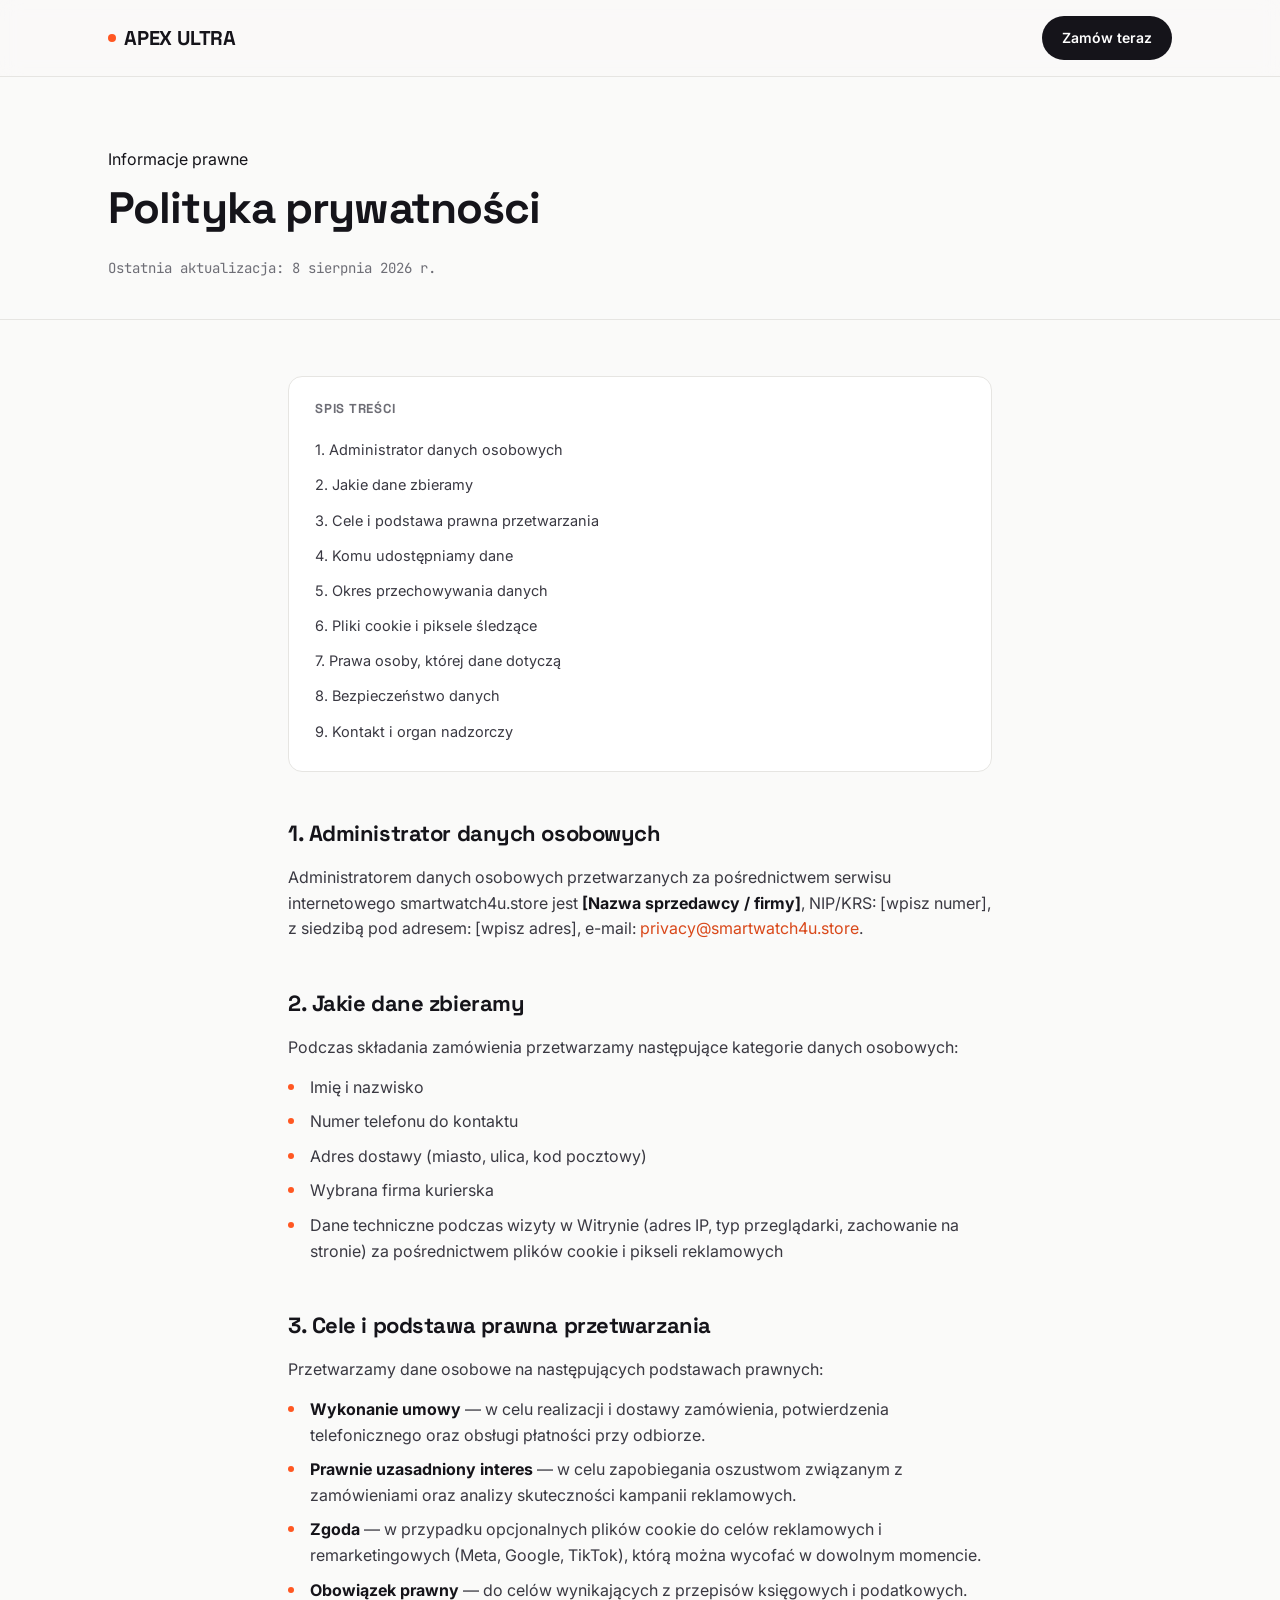
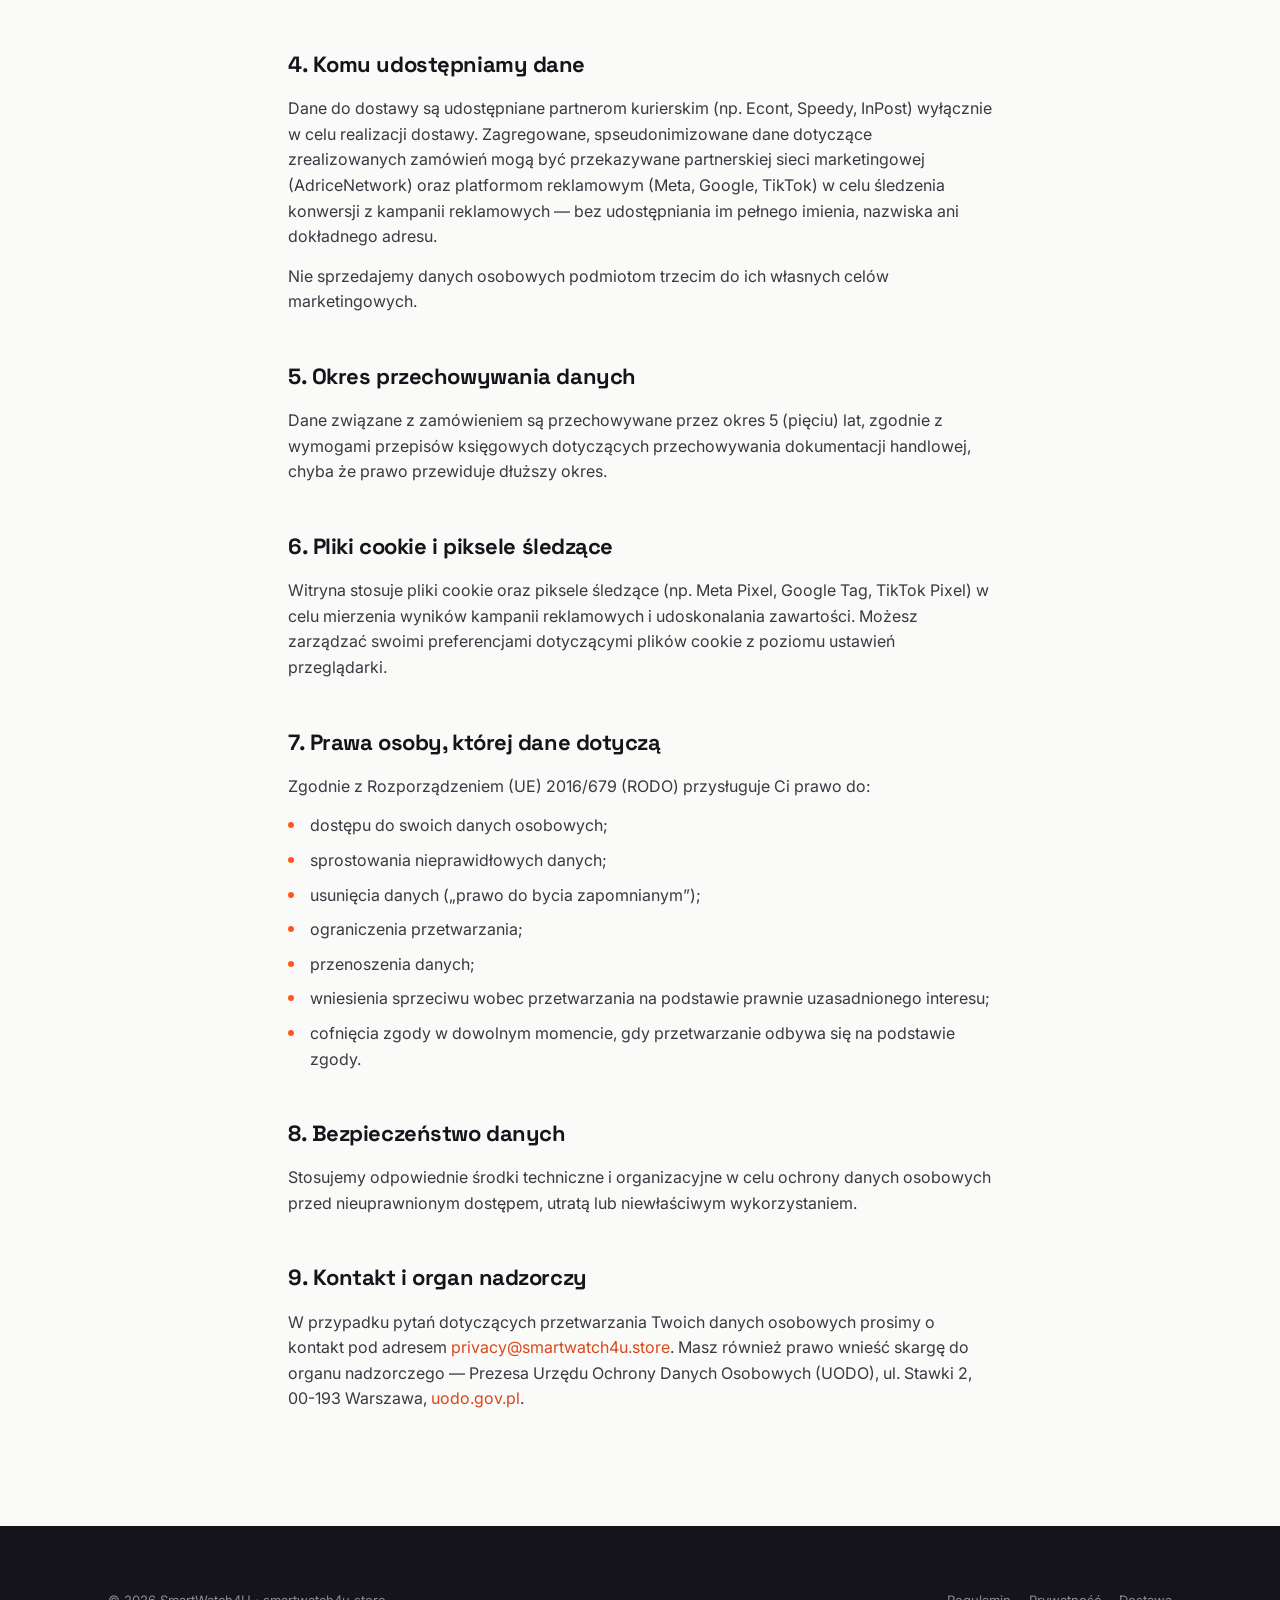
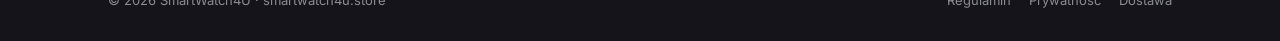
<file: privacy.html>
<!doctype html>
<html lang="pl">
<head>
<meta charset="UTF-8">
<meta name="viewport" content="width=device-width, initial-scale=1.0">
<title>Polityka prywatności — APEX ULTRA | smartwatch4u.store</title>
<link rel="preconnect" href="https://fonts.googleapis.com">
<link href="https://fonts.googleapis.com/css2?family=Space+Grotesk:wght@500;700&family=Inter:wght@400;500;600;700&family=JetBrains+Mono:wght@500;700&display=swap" rel="stylesheet">
<style>
/* ============================================================
   APEX ULTRA — smartwatch4u.store
   Design tokens
   ============================================================ */

:root{
  --bg:            #FAFAF9;
  --bg-alt:        #F1F0EE;
  --ink:           #15141A;
  --ink-soft:      #3A3942;
  --steel:         #6E6E76;
  --steel-light:   #9A9AA1;
  --hairline:      #E6E5E2;
  --white:         #FFFFFF;
  --accent:        #FF5722;
  --accent-dark:   #D9481A;
  --accent-tint:   #FFF0EA;
  --gold:          #F2B705;
  --success:       #1D7A4C;

  --font-display:  'Space Grotesk', 'Helvetica Neue', Arial, sans-serif;
  --font-body:     'Inter', 'Helvetica Neue', Arial, sans-serif;
  --font-mono:     'JetBrains Mono', 'Courier New', monospace;

  --container: 1120px;
  --radius-s: 6px;
  --radius-m: 14px;
  --radius-l: 28px;
}

*, *::before, *::after{ box-sizing:border-box; }
html{ scroll-behavior:smooth; }
body{
  margin:0;
  background:var(--bg);
  color:var(--ink);
  font-family:var(--font-body);
  font-size:16px;
  line-height:1.6;
  -webkit-font-smoothing:antialiased;
}
img{ max-width:100%; display:block; }
a{ color:inherit; text-decoration:none; }
ul{ margin:0; padding:0; list-style:none; }
h1,h2,h3,h4{ font-family:var(--font-display); margin:0; letter-spacing:-0.02em; }
p{ margin:0; }
button{ font-family:inherit; cursor:pointer; }

.wrap{
  max-width:var(--container);
  margin:0 auto;
  padding:0 28px;
}

:focus-visible{
  outline:2px solid var(--accent);
  outline-offset:3px;
}

@media (prefers-reduced-motion: reduce){
  *{ animation-duration:0.01ms !important; transition-duration:0.01ms !important; scroll-behavior:auto !important; }
}

/* ---------- Announcement bar ---------- */
.announce{
  background:var(--ink);
  color:var(--white);
  text-align:center;
  font-family:var(--font-mono);
  font-size:12.5px;
  letter-spacing:0.06em;
  padding:9px 14px;
}
.announce b{ color:var(--accent); font-weight:600; }

/* ---------- Header ---------- */
.site-header{
  position:sticky; top:0; z-index:50;
  background:rgba(250,249,249,0.86);
  backdrop-filter:blur(10px);
  border-bottom:1px solid var(--hairline);
}
.site-header .wrap{
  display:flex; align-items:center; justify-content:space-between;
  height:76px;
}
.logo{
  font-family:var(--font-display);
  font-weight:700;
  font-size:20px;
  letter-spacing:-0.01em;
  display:flex; align-items:center; gap:8px;
}
.logo .dot{
  width:8px; height:8px; border-radius:50%;
  background:var(--accent);
  display:inline-block;
}
.header-cta{
  display:inline-flex; align-items:center; gap:10px;
  background:var(--ink); color:var(--white);
  padding:11px 20px; border-radius:999px;
  font-size:14px; font-weight:600;
  transition:transform .18s ease, background .18s ease;
}
.header-cta:hover{ background:var(--accent-dark); transform:translateY(-1px); }
.header-price{ font-family:var(--font-mono); color:var(--steel-light); font-size:13px; display:none; }
@media (min-width:640px){ .header-price{ display:inline; } }

/* ---------- Simple/legal pages ---------- */
.legal-hero{
  padding:70px 0 40px;
  border-bottom:1px solid var(--hairline);
}
.legal-hero .section-kicker{ margin-bottom:16px; }
.legal-hero h1{ font-size:clamp(30px,4.2vw,44px); }
.legal-updated{ margin-top:14px; color:var(--steel); font-size:14px; font-family:var(--font-mono); }
.legal-body{ padding:56px 0 100px; }
.legal-body .wrap{ max-width:760px; }
.legal-body h2{ font-size:22px; margin-top:44px; margin-bottom:14px; }
.legal-body h2:first-child{ margin-top:0; }
.legal-body p{ color:var(--ink-soft); margin-bottom:14px; }
.legal-body ul{ margin-bottom:14px; }
.legal-body li{ color:var(--ink-soft); margin-bottom:9px; padding-left:22px; position:relative; }
.legal-body li::before{
  content:''; position:absolute; left:0; top:9px;
  width:6px; height:6px; border-radius:50%; background:var(--accent);
}
.legal-body strong{ color:var(--ink); }
.legal-toc{
  background:var(--white); border:1px solid var(--hairline); border-radius:var(--radius-m);
  padding:22px 26px; margin-bottom:10px;
}
.legal-toc h4{ font-size:13px; text-transform:uppercase; letter-spacing:0.06em; color:var(--steel); margin-bottom:12px; }
.legal-toc a{ display:block; padding:6px 0; font-size:14.5px; color:var(--ink-soft); }
.legal-toc a:hover{ color:var(--accent); }

/* ---------- Footer ---------- */
.site-footer{
  background:var(--ink); color:#D6D6DA;
  padding:64px 0 30px;
}
.footer-bottom{
  margin-top:52px; padding-top:26px; border-top:1px solid rgba(255,255,255,0.08);
  display:flex; flex-wrap:wrap; gap:14px; align-items:center; justify-content:space-between;
  font-size:13px; color:#8B8B93;
}
</style>
</head>
<body>

<header class="site-header">
  <div class="wrap">
    <a href="index.html" class="logo"><span class="dot"></span>APEX ULTRA</a>
    <a href="order.html" class="header-cta">Zamów teraz</a>
  </div>
</header>

<section class="legal-hero">
  <div class="wrap">
    <span class="section-kicker">Informacje prawne</span>
    <h1>Polityka prywatności</h1>
    <p class="legal-updated">Ostatnia aktualizacja: 8 sierpnia 2026 r.</p>
  </div>
</section>

<section class="legal-body">
  <div class="wrap">

    <div class="legal-toc">
      <h4>Spis treści</h4>
      <a href="#controller">1. Administrator danych osobowych</a>
      <a href="#data">2. Jakie dane zbieramy</a>
      <a href="#purpose">3. Cele i podstawa prawna przetwarzania</a>
      <a href="#sharing">4. Komu udostępniamy dane</a>
      <a href="#retention">5. Okres przechowywania danych</a>
      <a href="#cookies">6. Pliki cookie i piksele śledzące</a>
      <a href="#rights">7. Prawa osoby, której dane dotyczą</a>
      <a href="#security">8. Bezpieczeństwo danych</a>
      <a href="#contact">9. Kontakt i organ nadzorczy</a>
    </div>

    <h2 id="controller">1. Administrator danych osobowych</h2>
    <p>Administratorem danych osobowych przetwarzanych za pośrednictwem serwisu internetowego smartwatch4u.store jest <strong>[Nazwa sprzedawcy / firmy]</strong>, NIP/KRS: [wpisz numer], z siedzibą pod adresem: [wpisz adres], e-mail: <a href="mailto:privacy@smartwatch4u.store" style="color:var(--accent-dark);">privacy@smartwatch4u.store</a>.</p>

    <h2 id="data">2. Jakie dane zbieramy</h2>
    <p>Podczas składania zamówienia przetwarzamy następujące kategorie danych osobowych:</p>
    <ul>
      <li>Imię i nazwisko</li>
      <li>Numer telefonu do kontaktu</li>
      <li>Adres dostawy (miasto, ulica, kod pocztowy)</li>
      <li>Wybrana firma kurierska</li>
      <li>Dane techniczne podczas wizyty w Witrynie (adres IP, typ przeglądarki, zachowanie na stronie) za pośrednictwem plików cookie i pikseli reklamowych</li>
    </ul>

    <h2 id="purpose">3. Cele i podstawa prawna przetwarzania</h2>
    <p>Przetwarzamy dane osobowe na następujących podstawach prawnych:</p>
    <ul>
      <li><strong>Wykonanie umowy</strong> — w celu realizacji i dostawy zamówienia, potwierdzenia telefonicznego oraz obsługi płatności przy odbiorze.</li>
      <li><strong>Prawnie uzasadniony interes</strong> — w celu zapobiegania oszustwom związanym z zamówieniami oraz analizy skuteczności kampanii reklamowych.</li>
      <li><strong>Zgoda</strong> — w przypadku opcjonalnych plików cookie do celów reklamowych i remarketingowych (Meta, Google, TikTok), którą można wycofać w dowolnym momencie.</li>
      <li><strong>Obowiązek prawny</strong> — do celów wynikających z przepisów księgowych i podatkowych.</li>
    </ul>

    <h2 id="sharing">4. Komu udostępniamy dane</h2>
    <p>Dane do dostawy są udostępniane partnerom kurierskim (np. Econt, Speedy, InPost) wyłącznie w celu realizacji dostawy. Zagregowane, spseudonimizowane dane dotyczące zrealizowanych zamówień mogą być przekazywane partnerskiej sieci marketingowej (AdriceNetwork) oraz platformom reklamowym (Meta, Google, TikTok) w celu śledzenia konwersji z kampanii reklamowych — bez udostępniania im pełnego imienia, nazwiska ani dokładnego adresu.</p>
    <p>Nie sprzedajemy danych osobowych podmiotom trzecim do ich własnych celów marketingowych.</p>

    <h2 id="retention">5. Okres przechowywania danych</h2>
    <p>Dane związane z zamówieniem są przechowywane przez okres 5 (pięciu) lat, zgodnie z wymogami przepisów księgowych dotyczących przechowywania dokumentacji handlowej, chyba że prawo przewiduje dłuższy okres.</p>

    <h2 id="cookies">6. Pliki cookie i piksele śledzące</h2>
    <p>Witryna stosuje pliki cookie oraz piksele śledzące (np. Meta Pixel, Google Tag, TikTok Pixel) w celu mierzenia wyników kampanii reklamowych i udoskonalania zawartości. Możesz zarządzać swoimi preferencjami dotyczącymi plików cookie z poziomu ustawień przeglądarki.</p>

    <h2 id="rights">7. Prawa osoby, której dane dotyczą</h2>
    <p>Zgodnie z Rozporządzeniem (UE) 2016/679 (RODO) przysługuje Ci prawo do:</p>
    <ul>
      <li>dostępu do swoich danych osobowych;</li>
      <li>sprostowania nieprawidłowych danych;</li>
      <li>usunięcia danych („prawo do bycia zapomnianym”);</li>
      <li>ograniczenia przetwarzania;</li>
      <li>przenoszenia danych;</li>
      <li>wniesienia sprzeciwu wobec przetwarzania na podstawie prawnie uzasadnionego interesu;</li>
      <li>cofnięcia zgody w dowolnym momencie, gdy przetwarzanie odbywa się na podstawie zgody.</li>
    </ul>

    <h2 id="security">8. Bezpieczeństwo danych</h2>
    <p>Stosujemy odpowiednie środki techniczne i organizacyjne w celu ochrony danych osobowych przed nieuprawnionym dostępem, utratą lub niewłaściwym wykorzystaniem.</p>

    <h2 id="contact">9. Kontakt i organ nadzorczy</h2>
    <p>W przypadku pytań dotyczących przetwarzania Twoich danych osobowych prosimy o kontakt pod adresem <a href="mailto:privacy@smartwatch4u.store" style="color:var(--accent-dark);">privacy@smartwatch4u.store</a>. Masz również prawo wnieść skargę do organu nadzorczego — Prezesa Urzędu Ochrony Danych Osobowych (UODO), ul. Stawki 2, 00-193 Warszawa, <a href="https://uodo.gov.pl" style="color:var(--accent-dark);">uodo.gov.pl</a>.</p>

  </div>
</section>

<footer class="site-footer">
  <div class="wrap">
    <div class="footer-bottom" style="margin-top:0;padding-top:0;border-top:none;">
      <span>© 2026 SmartWatch4U · smartwatch4u.store</span>
      <div style="display:flex;gap:18px;">
        <a href="terms.html">Regulamin</a>
        <a href="privacy.html">Prywatność</a>
        <a href="shipping.html">Dostawa</a>
      </div>
    </div>
  </div>
</footer>

</body>
</html>
</file>
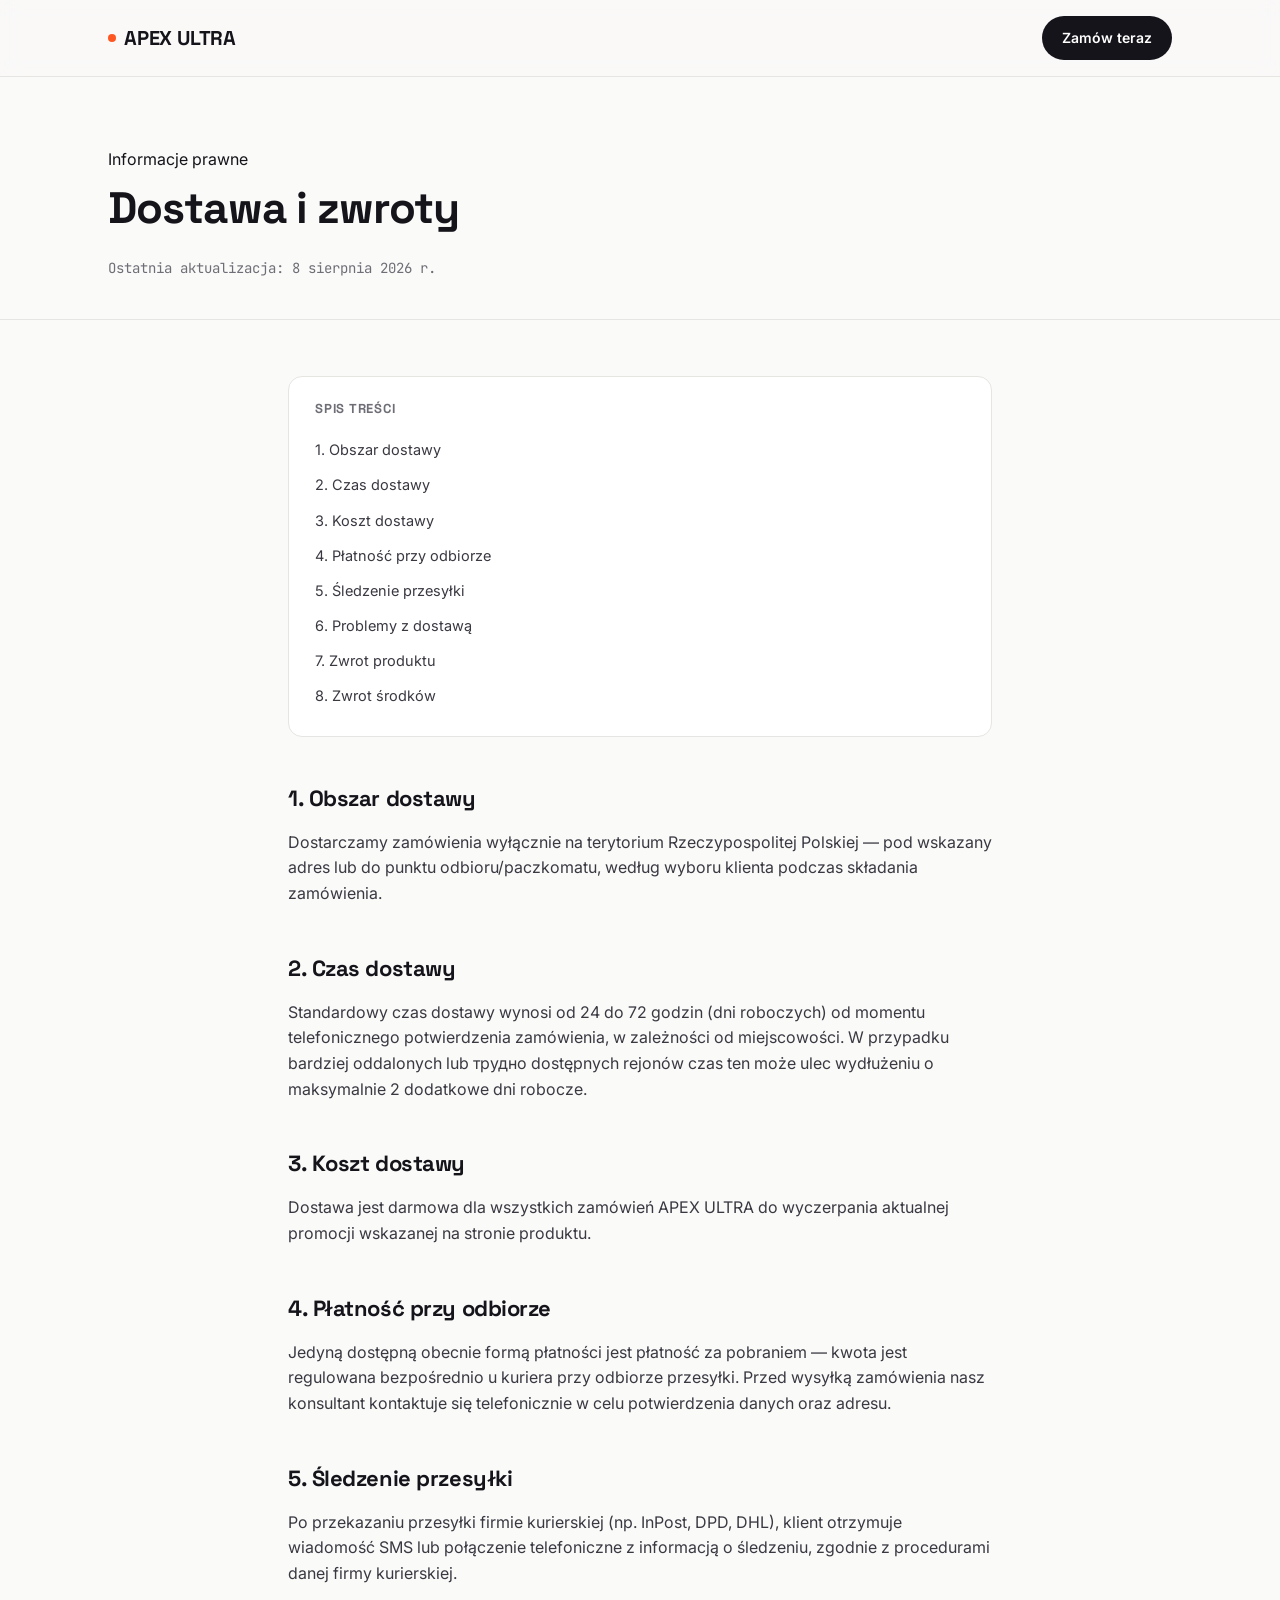
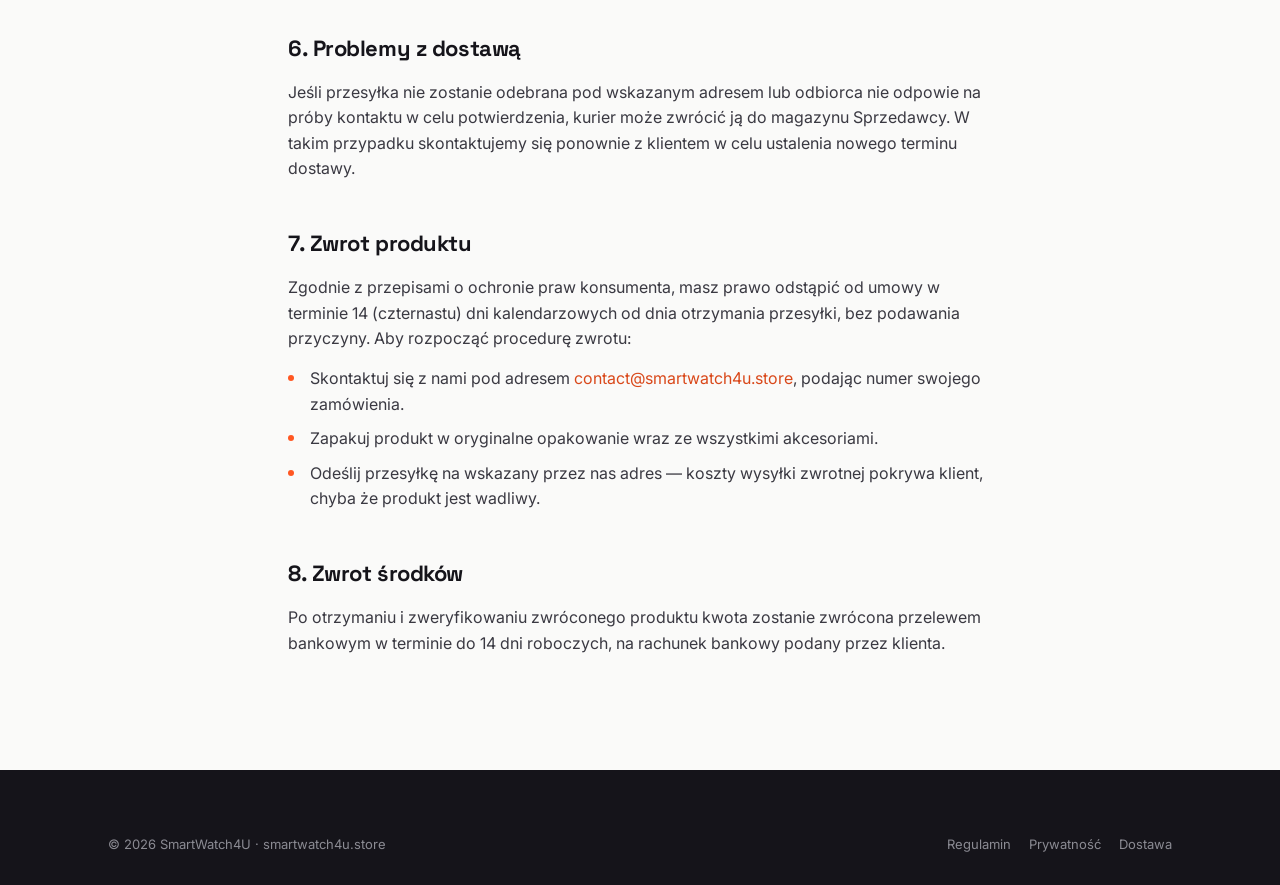
<file: shipping.html>
<!doctype html>
<html lang="pl">
<head>
<meta charset="UTF-8">
<meta name="viewport" content="width=device-width, initial-scale=1.0">
<title>Dostawa i zwroty — APEX ULTRA | smartwatch4u.store</title>
<link rel="preconnect" href="https://fonts.googleapis.com">
<link href="https://fonts.googleapis.com/css2?family=Space+Grotesk:wght@500;700&family=Inter:wght@400;500;600;700&family=JetBrains+Mono:wght@500;700&display=swap" rel="stylesheet">
<style>
/* ============================================================
   APEX ULTRA — smartwatch4u.store
   Design tokens
   ============================================================ */

:root{
  --bg:            #FAFAF9;
  --bg-alt:        #F1F0EE;
  --ink:           #15141A;
  --ink-soft:      #3A3942;
  --steel:         #6E6E76;
  --steel-light:   #9A9AA1;
  --hairline:      #E6E5E2;
  --white:         #FFFFFF;
  --accent:        #FF5722;
  --accent-dark:   #D9481A;
  --accent-tint:   #FFF0EA;
  --gold:          #F2B705;
  --success:       #1D7A4C;

  --font-display:  'Space Grotesk', 'Helvetica Neue', Arial, sans-serif;
  --font-body:     'Inter', 'Helvetica Neue', Arial, sans-serif;
  --font-mono:     'JetBrains Mono', 'Courier New', monospace;

  --container: 1120px;
  --radius-s: 6px;
  --radius-m: 14px;
  --radius-l: 28px;
}

*, *::before, *::after{ box-sizing:border-box; }
html{ scroll-behavior:smooth; }
body{
  margin:0;
  background:var(--bg);
  color:var(--ink);
  font-family:var(--font-body);
  font-size:16px;
  line-height:1.6;
  -webkit-font-smoothing:antialiased;
}
img{ max-width:100%; display:block; }
a{ color:inherit; text-decoration:none; }
ul{ margin:0; padding:0; list-style:none; }
h1,h2,h3,h4{ font-family:var(--font-display); margin:0; letter-spacing:-0.02em; }
p{ margin:0; }
button{ font-family:inherit; cursor:pointer; }

.wrap{
  max-width:var(--container);
  margin:0 auto;
  padding:0 28px;
}

:focus-visible{
  outline:2px solid var(--accent);
  outline-offset:3px;
}

@media (prefers-reduced-motion: reduce){
  *{ animation-duration:0.01ms !important; transition-duration:0.01ms !important; scroll-behavior:auto !important; }
}

/* ---------- Announcement bar ---------- */
.announce{
  background:var(--ink);
  color:var(--white);
  text-align:center;
  font-family:var(--font-mono);
  font-size:12.5px;
  letter-spacing:0.06em;
  padding:9px 14px;
}
.announce b{ color:var(--accent); font-weight:600; }

/* ---------- Header ---------- */
.site-header{
  position:sticky; top:0; z-index:50;
  background:rgba(250,249,249,0.86);
  backdrop-filter:blur(10px);
  border-bottom:1px solid var(--hairline);
}
.site-header .wrap{
  display:flex; align-items:center; justify-content:space-between;
  height:76px;
}
.logo{
  font-family:var(--font-display);
  font-weight:700;
  font-size:20px;
  letter-spacing:-0.01em;
  display:flex; align-items:center; gap:8px;
}
.logo .dot{
  width:8px; height:8px; border-radius:50%;
  background:var(--accent);
  display:inline-block;
}
.header-cta{
  display:inline-flex; align-items:center; gap:10px;
  background:var(--ink); color:var(--white);
  padding:11px 20px; border-radius:999px;
  font-size:14px; font-weight:600;
  transition:transform .18s ease, background .18s ease;
}
.header-cta:hover{ background:var(--accent-dark); transform:translateY(-1px); }
.header-price{ font-family:var(--font-mono); color:var(--steel-light); font-size:13px; display:none; }
@media (min-width:640px){ .header-price{ display:inline; } }

/* ---------- Buttons ---------- */
.btn{
  display:inline-flex; align-items:center; justify-content:center; gap:10px;
  padding:17px 30px;
  border-radius:999px;
  font-weight:600; font-size:15.5px;
  border:1px solid transparent;
  transition:transform .18s ease, box-shadow .18s ease, background .18s ease;
}
.btn-primary{
  background:var(--accent); color:var(--white);
  box-shadow:0 10px 24px -10px rgba(255,87,34,0.55);
}
.btn-primary:hover{ background:var(--accent-dark); transform:translateY(-2px); box-shadow:0 14px 30px -10px rgba(217,72,26,0.55); }
.btn-dark{ background:var(--ink); color:var(--white); }
.btn-dark:hover{ background:#000; transform:translateY(-2px); }
.btn-ghost{ background:transparent; color:var(--ink); border-color:var(--hairline); }
.btn-ghost:hover{ border-color:var(--ink); }
.btn-block{ width:100%; }
.btn-lg{ padding:19px 36px; font-size:16.5px; }

/* ---------- Simple/legal pages ---------- */
.legal-hero{
  padding:70px 0 40px;
  border-bottom:1px solid var(--hairline);
}
.legal-hero .section-kicker{ margin-bottom:16px; }
.legal-hero h1{ font-size:clamp(30px,4.2vw,44px); }
.legal-updated{ margin-top:14px; color:var(--steel); font-size:14px; font-family:var(--font-mono); }
.legal-body{ padding:56px 0 100px; }
.legal-body .wrap{ max-width:760px; }
.legal-body h2{ font-size:22px; margin-top:44px; margin-bottom:14px; }
.legal-body h2:first-child{ margin-top:0; }
.legal-body p{ color:var(--ink-soft); margin-bottom:14px; }
.legal-body ul{ margin-bottom:14px; }
.legal-body li{ color:var(--ink-soft); margin-bottom:9px; padding-left:22px; position:relative; }
.legal-body li::before{
  content:''; position:absolute; left:0; top:9px;
  width:6px; height:6px; border-radius:50%; background:var(--accent);
}
.legal-body strong{ color:var(--ink); }
.legal-toc{
  background:var(--white); border:1px solid var(--hairline); border-radius:var(--radius-m);
  padding:22px 26px; margin-bottom:10px;
}
.legal-toc h4{ font-size:13px; text-transform:uppercase; letter-spacing:0.06em; color:var(--steel); margin-bottom:12px; }
.legal-toc a{ display:block; padding:6px 0; font-size:14.5px; color:var(--ink-soft); }
.legal-toc a:hover{ color:var(--accent); }

/* ---------- Footer ---------- */
.site-footer{
  background:var(--ink); color:#D6D6DA;
  padding:64px 0 30px;
}
.footer-bottom{
  margin-top:52px; padding-top:26px; border-top:1px solid rgba(255,255,255,0.08);
  display:flex; flex-wrap:wrap; gap:14px; align-items:center; justify-content:space-between;
  font-size:13px; color:#8B8B93;
}
</style>
</head>
<body>

<header class="site-header">
  <div class="wrap">
    <a href="index.html" class="logo"><span class="dot"></span>APEX ULTRA</a>
    <a href="order.html" class="header-cta">Zamów teraz</a>
  </div>
</header>

<section class="legal-hero">
  <div class="wrap">
    <span class="section-kicker">Informacje prawne</span>
    <h1>Dostawa i zwroty</h1>
    <p class="legal-updated">Ostatnia aktualizacja: 8 sierpnia 2026 r.</p>
  </div>
</section>

<section class="legal-body">
  <div class="wrap">

    <div class="legal-toc">
      <h4>Spis treści</h4>
      <a href="#area">1. Obszar dostawy</a>
      <a href="#time">2. Czas dostawy</a>
      <a href="#cost">3. Koszt dostawy</a>
      <a href="#cod">4. Płatność przy odbiorze</a>
      <a href="#tracking">5. Śledzenie przesyłki</a>
      <a href="#issues">6. Problemy z dostawą</a>
      <a href="#returns">7. Zwrot produktu</a>
      <a href="#refund">8. Zwrot środków</a>
    </div>

    <h2 id="area">1. Obszar dostawy</h2>
    <p>Dostarczamy zamówienia wyłącznie na terytorium Rzeczypospolitej Polskiej — pod wskazany adres lub do punktu odbioru/paczkomatu, według wyboru klienta podczas składania zamówienia.</p>

    <h2 id="time">2. Czas dostawy</h2>
    <p>Standardowy czas dostawy wynosi od 24 do 72 godzin (dni roboczych) od momentu telefonicznego potwierdzenia zamówienia, w zależności od miejscowości. W przypadku bardziej oddalonych lub трудно dostępnych rejonów czas ten może ulec wydłużeniu o maksymalnie 2 dodatkowe dni robocze.</p>

    <h2 id="cost">3. Koszt dostawy</h2>
    <p>Dostawa jest darmowa dla wszystkich zamówień APEX ULTRA do wyczerpania aktualnej promocji wskazanej na stronie produktu.</p>

    <h2 id="cod">4. Płatność przy odbiorze</h2>
    <p>Jedyną dostępną obecnie formą płatności jest płatność za pobraniem — kwota jest regulowana bezpośrednio u kuriera przy odbiorze przesyłki. Przed wysyłką zamówienia nasz konsultant kontaktuje się telefonicznie w celu potwierdzenia danych oraz adresu.</p>

    <h2 id="tracking">5. Śledzenie przesyłki</h2>
    <p>Po przekazaniu przesyłki firmie kurierskiej (np. InPost, DPD, DHL), klient otrzymuje wiadomość SMS lub połączenie telefoniczne z informacją o śledzeniu, zgodnie z procedurami danej firmy kurierskiej.</p>

    <h2 id="issues">6. Problemy z dostawą</h2>
    <p>Jeśli przesyłka nie zostanie odebrana pod wskazanym adresem lub odbiorca nie odpowie na próby kontaktu w celu potwierdzenia, kurier może zwrócić ją do magazynu Sprzedawcy. W takim przypadku skontaktujemy się ponownie z klientem w celu ustalenia nowego terminu dostawy.</p>

    <h2 id="returns">7. Zwrot produktu</h2>
    <p>Zgodnie z przepisami o ochronie praw konsumenta, masz prawo odstąpić od umowy w terminie 14 (czternastu) dni kalendarzowych od dnia otrzymania przesyłki, bez podawania przyczyny. Aby rozpocząć procedurę zwrotu:</p>
    <ul>
      <li>Skontaktuj się z nami pod adresem <a href="mailto:contact@smartwatch4u.store" style="color:var(--accent-dark);">contact@smartwatch4u.store</a>, podając numer swojego zamówienia.</li>
      <li>Zapakuj produkt w oryginalne opakowanie wraz ze wszystkimi akcesoriami.</li>
      <li>Odeślij przesyłkę na wskazany przez nas adres — koszty wysyłki zwrotnej pokrywa klient, chyba że produkt jest wadliwy.</li>
    </ul>

    <h2 id="refund">8. Zwrot środków</h2>
    <p>Po otrzymaniu i zweryfikowaniu zwróconego produktu kwota zostanie zwrócona przelewem bankowym w terminie do 14 dni roboczych, na rachunek bankowy podany przez klienta.</p>

  </div>
</section>

<footer class="site-footer">
  <div class="wrap">
    <div class="footer-bottom" style="margin-top:0;padding-top:0;border-top:none;">
      <span>© 2026 SmartWatch4U · smartwatch4u.store</span>
      <div style="display:flex;gap:18px;">
        <a href="terms.html">Regulamin</a>
        <a href="privacy.html">Prywatność</a>
        <a href="shipping.html">Dostawa</a>
      </div>
    </div>
  </div>
</footer>

</body>
</html>
</file>
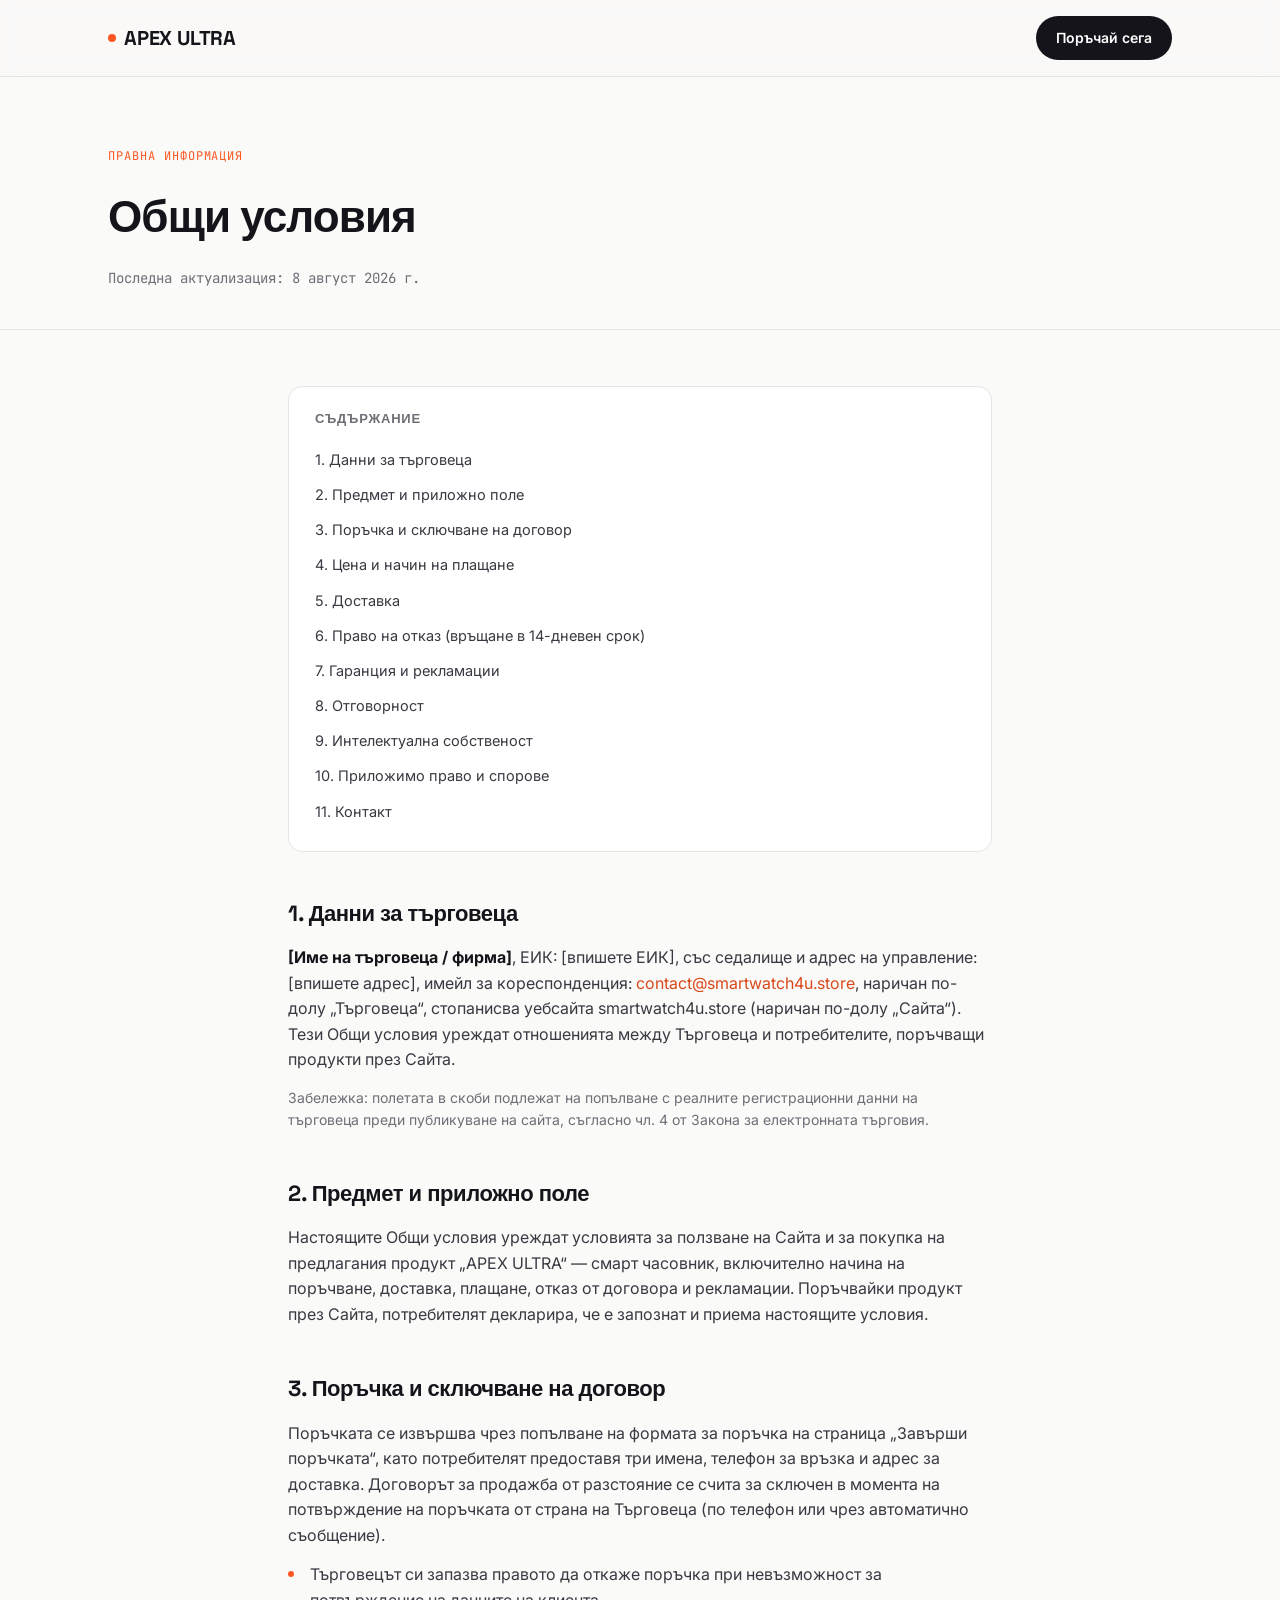
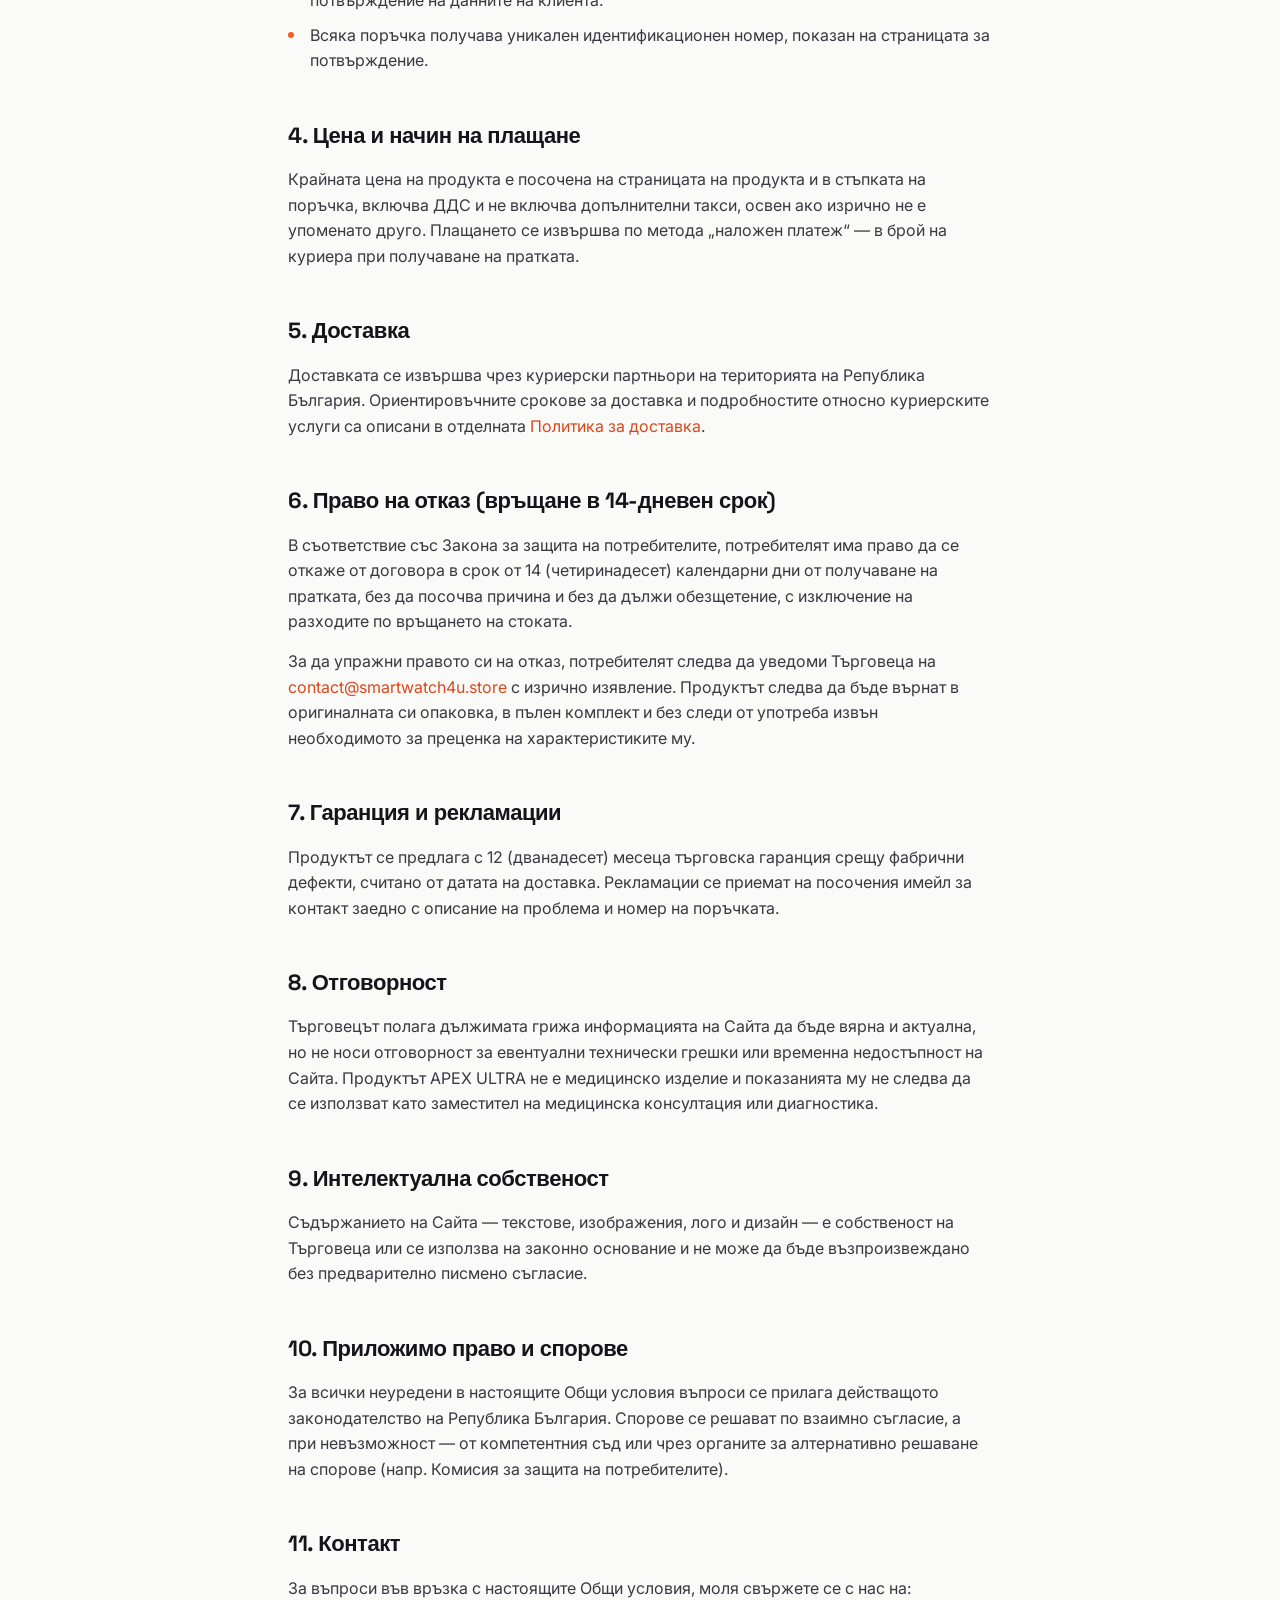
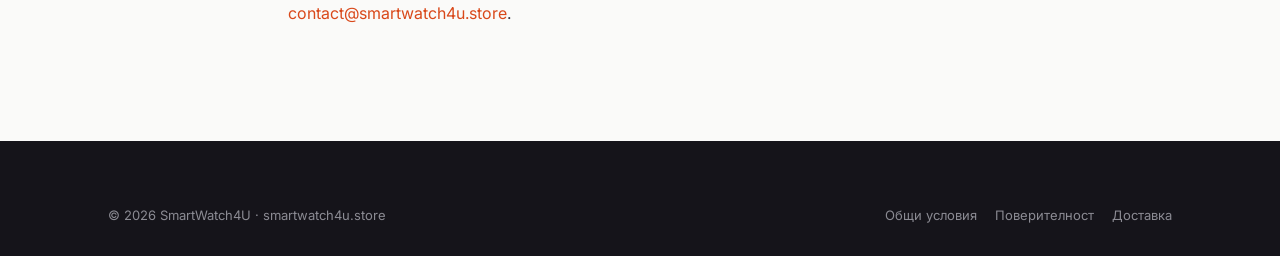
<file: terms.html>
<!doctype html>
<html lang="bg">
<head>
<meta charset="UTF-8">
<meta name="viewport" content="width=device-width, initial-scale=1.0">
<title>Общи условия — APEX ULTRA | smartwatch4u.store</title>
<link rel="preconnect" href="https://fonts.googleapis.com">
<link href="https://fonts.googleapis.com/css2?family=Space+Grotesk:wght@500;700&family=Inter:wght@400;500;600;700&family=JetBrains+Mono:wght@500;700&display=swap" rel="stylesheet">
<style>
/* ============================================================
   APEX ULTRA — smartwatch4u.store
   Design tokens
   ============================================================ */

:root{
  --bg:            #FAFAF9;
  --bg-alt:        #F1F0EE;
  --ink:           #15141A;
  --ink-soft:      #3A3942;
  --steel:         #6E6E76;
  --steel-light:   #9A9AA1;
  --hairline:      #E6E5E2;
  --white:         #FFFFFF;
  --accent:        #FF5722;
  --accent-dark:   #D9481A;
  --accent-tint:   #FFF0EA;
  --gold:          #F2B705;
  --success:       #1D7A4C;

  --font-display:  'Space Grotesk', 'Helvetica Neue', Arial, sans-serif;
  --font-body:     'Inter', 'Helvetica Neue', Arial, sans-serif;
  --font-mono:     'JetBrains Mono', 'Courier New', monospace;

  --container: 1120px;
  --radius-s: 6px;
  --radius-m: 14px;
  --radius-l: 28px;
}

*, *::before, *::after{ box-sizing:border-box; }
html{ scroll-behavior:smooth; }
body{
  margin:0;
  background:var(--bg);
  color:var(--ink);
  font-family:var(--font-body);
  font-size:16px;
  line-height:1.6;
  -webkit-font-smoothing:antialiased;
}
img{ max-width:100%; display:block; }
a{ color:inherit; text-decoration:none; }
ul{ margin:0; padding:0; list-style:none; }
h1,h2,h3,h4{ font-family:var(--font-display); margin:0; letter-spacing:-0.02em; }
p{ margin:0; }
button{ font-family:inherit; cursor:pointer; }

.wrap{
  max-width:var(--container);
  margin:0 auto;
  padding:0 28px;
}

:focus-visible{
  outline:2px solid var(--accent);
  outline-offset:3px;
}

@media (prefers-reduced-motion: reduce){
  *{ animation-duration:0.01ms !important; transition-duration:0.01ms !important; scroll-behavior:auto !important; }
}

/* ---------- Announcement bar ---------- */
.announce{
  background:var(--ink);
  color:var(--white);
  text-align:center;
  font-family:var(--font-mono);
  font-size:12.5px;
  letter-spacing:0.06em;
  padding:9px 14px;
}
.announce b{ color:var(--accent); font-weight:600; }

/* ---------- Header ---------- */
.site-header{
  position:sticky; top:0; z-index:50;
  background:rgba(250,249,249,0.86);
  backdrop-filter:blur(10px);
  border-bottom:1px solid var(--hairline);
}
.site-header .wrap{
  display:flex; align-items:center; justify-content:space-between;
  height:76px;
}
.logo{
  font-family:var(--font-display);
  font-weight:700;
  font-size:20px;
  letter-spacing:-0.01em;
  display:flex; align-items:center; gap:8px;
}
.logo .dot{
  width:8px; height:8px; border-radius:50%;
  background:var(--accent);
  display:inline-block;
}
.header-cta{
  display:inline-flex; align-items:center; gap:10px;
  background:var(--ink); color:var(--white);
  padding:11px 20px; border-radius:999px;
  font-size:14px; font-weight:600;
  transition:transform .18s ease, background .18s ease;
}
.header-cta:hover{ background:var(--accent-dark); transform:translateY(-1px); }
.header-price{ font-family:var(--font-mono); color:var(--steel-light); font-size:13px; display:none; }
@media (min-width:640px){ .header-price{ display:inline; } }

/* ---------- Buttons ---------- */
.btn{
  display:inline-flex; align-items:center; justify-content:center; gap:10px;
  padding:17px 30px;
  border-radius:999px;
  font-weight:600; font-size:15.5px;
  border:1px solid transparent;
  transition:transform .18s ease, box-shadow .18s ease, background .18s ease;
}
.btn-primary{
  background:var(--accent); color:var(--white);
  box-shadow:0 10px 24px -10px rgba(255,87,34,0.55);
}
.btn-primary:hover{ background:var(--accent-dark); transform:translateY(-2px); box-shadow:0 14px 30px -10px rgba(217,72,26,0.55); }
.btn-dark{ background:var(--ink); color:var(--white); }
.btn-dark:hover{ background:#000; transform:translateY(-2px); }
.btn-ghost{ background:transparent; color:var(--ink); border-color:var(--hairline); }
.btn-ghost:hover{ border-color:var(--ink); }
.btn-block{ width:100%; }
.btn-lg{ padding:19px 36px; font-size:16.5px; }

/* ---------- Hero ---------- */
.hero{
  padding:64px 0 40px;
  overflow:hidden;
}
.hero .wrap{
  display:grid;
  grid-template-columns:1fr;
  gap:48px;
  align-items:center;
}
@media (min-width:920px){
  .hero .wrap{ grid-template-columns:1.05fr 1fr; gap:32px; }
}
.eyebrow{
  display:inline-flex; align-items:center; gap:8px;
  font-family:var(--font-mono);
  font-size:12px; letter-spacing:0.08em; text-transform:uppercase;
  color:var(--accent-dark);
  background:var(--accent-tint);
  padding:7px 14px; border-radius:999px;
  margin-bottom:22px;
}
.hero h1{
  font-size:clamp(38px, 5.6vw, 60px);
  line-height:1.03;
  font-weight:700;
}
.hero h1 em{
  font-style:normal;
  color:var(--accent);
}
.hero-sub{
  margin-top:20px;
  font-size:18px;
  color:var(--steel);
  max-width:46ch;
}
.hero-price-row{
  margin-top:32px;
  display:flex; align-items:baseline; gap:14px; flex-wrap:wrap;
}
.price-now{
  font-family:var(--font-mono); font-weight:700;
  font-size:40px; color:var(--ink);
}
.price-was{
  font-family:var(--font-mono);
  font-size:19px; color:var(--steel-light);
  text-decoration:line-through;
}
.price-save{
  font-family:var(--font-mono);
  font-size:13px; font-weight:600;
  color:var(--success);
  background:#EAF6EF; padding:5px 10px; border-radius:999px;
}
.hero-actions{ margin-top:30px; display:flex; gap:14px; flex-wrap:wrap; }
.hero-meta{
  margin-top:26px; display:flex; gap:22px; flex-wrap:wrap;
  font-size:13.5px; color:var(--steel);
}
.hero-meta span{ display:inline-flex; align-items:center; gap:7px; }
.hero-meta svg{ flex:none; }

.hero-visual{
  position:relative;
  display:flex; align-items:center; justify-content:center;
  background:radial-gradient(circle at 50% 38%, #FFFFFF 0%, var(--bg-alt) 72%);
  border-radius:var(--radius-l);
  padding:38px;
  min-height:380px;
}
.hero-visual img{
  width:100%; max-width:420px;
  filter:drop-shadow(0 30px 50px -18px rgba(20,20,25,0.35));
}
.hero-ring-badge{
  position:absolute;
  bottom:18px; left:18px;
  background:var(--white);
  border-radius:999px;
  box-shadow:0 14px 30px -14px rgba(20,20,25,0.3);
  padding:12px 16px 12px 12px;
  display:flex; align-items:center; gap:10px;
}
@media (max-width:640px){ .hero-ring-badge{ left:10px; bottom:10px; padding:9px 13px 9px 9px; } }

/* ---------- Signature: dial-ring stat ---------- */
.ring-stat{
  --ring-size:64px;
  width:var(--ring-size); height:var(--ring-size);
  border-radius:50%;
  flex:none;
  background:conic-gradient(var(--accent) calc(var(--pct,80)*1%), var(--hairline) 0);
  display:flex; align-items:center; justify-content:center;
}
.ring-stat::after{
  content:'';
  width:calc(var(--ring-size) - 11px); height:calc(var(--ring-size) - 11px);
  border-radius:50%; background:var(--white);
  position:absolute;
  top:50%; left:50%;
  transform:translate(-50%,-50%);
}
.ring-stat .ring-inner{
  position:relative; z-index:2;
  font-family:var(--font-mono); font-weight:700; font-size:13px; color:var(--ink);
  text-align:center; line-height:1.1;
}
.ring-stat{ position:relative; }
.ring-label{ font-size:12.5px; color:var(--steel); line-height:1.3; }
.ring-label b{ display:block; color:var(--ink); font-size:13.5px; }

/* ---------- Section shell ---------- */
.section{ padding:88px 0; }
.section-alt{ background:var(--bg-alt); }
.section-dark{ background:var(--ink); color:var(--white); }
.section-head{
  max-width:640px;
  margin:0 auto 52px;
  text-align:center;
}
.section-head.left{ margin-left:0; text-align:left; }
.section-title{
  font-size:clamp(28px, 3.6vw, 40px);
  font-weight:700;
}
.section-kicker{
  font-family:var(--font-mono);
  font-size:12px; letter-spacing:0.08em; text-transform:uppercase;
  color:var(--accent);
  display:block; margin-bottom:14px;
}
.section-dark .section-kicker{ color:var(--accent); }
.section-desc{
  margin-top:16px; color:var(--steel); font-size:16.5px;
}
.section-dark .section-desc{ color:#B9B9BF; }

/* ---------- Trust ring strip ---------- */
.trust-strip{
  display:grid; gap:28px;
  grid-template-columns:repeat(2,1fr);
}
@media (min-width:720px){ .trust-strip{ grid-template-columns:repeat(4,1fr); } }
.trust-item{
  display:flex; align-items:center; gap:14px;
  background:var(--white);
  border:1px solid var(--hairline);
  border-radius:var(--radius-m);
  padding:20px;
}

/* ---------- Feature grid ---------- */
.feature-grid{
  display:grid; gap:22px;
  grid-template-columns:1fr;
}
@media (min-width:720px){ .feature-grid{ grid-template-columns:repeat(3,1fr); } }
.feature-card{
  background:var(--white);
  border:1px solid var(--hairline);
  border-radius:var(--radius-m);
  padding:30px 26px;
  transition:box-shadow .2s ease, transform .2s ease;
}
.feature-card:hover{ box-shadow:0 20px 40px -24px rgba(20,20,25,0.25); transform:translateY(-3px); }
.feature-icon{
  width:46px; height:46px; border-radius:12px;
  background:var(--accent-tint); color:var(--accent-dark);
  display:flex; align-items:center; justify-content:center;
  margin-bottom:18px;
}
.feature-card h3{ font-size:18px; margin-bottom:9px; }
.feature-card p{ color:var(--steel); font-size:15px; }

/* ---------- Specs ---------- */
.specs-wrap{
  display:grid; gap:0;
  grid-template-columns:1fr;
  border-top:1px solid var(--hairline);
}
.spec-row{
  display:grid; grid-template-columns:1fr 1fr;
  gap:12px;
  padding:20px 4px;
  border-bottom:1px solid var(--hairline);
  align-items:baseline;
}
.spec-row dt{ color:var(--steel); font-size:14.5px; }
.spec-row dd{ margin:0; font-family:var(--font-mono); font-weight:600; font-size:15.5px; text-align:right; }

/* ---------- Gallery ---------- */
.gallery{
  display:grid; gap:18px;
  grid-template-columns:repeat(2,1fr);
}
@media (min-width:720px){ .gallery{ grid-template-columns:repeat(4,1fr); } }
.gallery-tile{
  background:var(--white);
  border:1px solid var(--hairline);
  border-radius:var(--radius-m);
  aspect-ratio:1/1;
  display:flex; align-items:center; justify-content:center;
  padding:22px;
}
.gallery-tile img{ width:100%; }

/* ---------- Reviews ---------- */
.reviews-summary{
  display:flex; align-items:center; gap:22px; flex-wrap:wrap;
  justify-content:center;
  margin-bottom:46px;
}
.reviews-score{
  font-family:var(--font-mono); font-weight:700; font-size:44px;
}
.stars{ color:var(--gold); font-size:18px; letter-spacing:2px; }
.reviews-count{ color:var(--steel); font-size:14px; }

.review-grid{
  display:grid; gap:18px;
  grid-template-columns:1fr;
}
@media (min-width:680px){ .review-grid{ grid-template-columns:repeat(2,1fr); } }
@media (min-width:1000px){ .review-grid{ grid-template-columns:repeat(3,1fr); } }

.review-card{
  background:var(--white);
  border:1px solid var(--hairline);
  border-radius:var(--radius-m);
  padding:24px;
}
.review-top{ display:flex; align-items:center; justify-content:space-between; margin-bottom:12px; }
.review-name{ font-weight:600; font-size:14.5px; }
.review-badge{
  font-family:var(--font-mono); font-size:10.5px;
  color:var(--success); background:#EAF6EF;
  padding:3px 8px; border-radius:999px;
}
.review-stars{ color:var(--gold); font-size:14px; margin-bottom:10px; letter-spacing:1.5px; }
.review-text{ color:var(--ink-soft); font-size:14.5px; }
.review-date{ margin-top:14px; color:var(--steel-light); font-size:12.5px; }

/* ---------- FAQ ---------- */
.faq-item{
  border-bottom:1px solid var(--hairline);
}
.faq-item summary{
  list-style:none; cursor:pointer;
  display:flex; align-items:center; justify-content:space-between;
  padding:22px 4px; font-weight:600; font-size:16px;
}
.faq-item summary::-webkit-details-marker{ display:none; }
.faq-item summary::after{
  content:'+'; font-family:var(--font-mono); font-size:20px; color:var(--accent);
  transition:transform .2s ease;
}
.faq-item[open] summary::after{ transform:rotate(45deg); }
.faq-item p{ padding:0 4px 22px; color:var(--steel); font-size:15px; max-width:70ch; }

/* ---------- CTA banner ---------- */
.cta-banner{
  border-radius:var(--radius-l);
  background:var(--ink);
  color:var(--white);
  padding:56px 40px;
  text-align:center;
}
.cta-banner h2{ font-size:clamp(26px,4vw,36px); }
.cta-banner p{ margin-top:14px; color:#B9B9BF; }
.cta-banner .btn{ margin-top:28px; }

/* ---------- Sticky order bar ---------- */
.sticky-bar{
  position:fixed; left:0; right:0; bottom:0; z-index:60;
  background:rgba(21,20,26,0.94);
  backdrop-filter:blur(10px);
  color:var(--white);
  padding:14px 20px;
  transform:translateY(120%);
  transition:transform .3s ease;
}
.sticky-bar.show{ transform:translateY(0); }
.sticky-bar .wrap{
  display:flex; align-items:center; justify-content:space-between; gap:16px;
  padding:0;
}
.sticky-bar-info{ display:flex; flex-direction:column; }
.sticky-bar-info small{ color:#B9B9BF; font-size:12px; }
.sticky-bar-info strong{ font-family:var(--font-mono); font-size:18px; }

/* ---------- Footer ---------- */
.site-footer{
  background:var(--ink); color:#D6D6DA;
  padding:64px 0 30px;
}
.footer-grid{
  display:grid; gap:36px;
  grid-template-columns:1fr;
}
@media (min-width:780px){ .footer-grid{ grid-template-columns:1.4fr 1fr 1fr; } }
.footer-logo{ color:var(--white); font-family:var(--font-display); font-weight:700; font-size:19px; }
.footer-desc{ margin-top:14px; color:#9C9CA3; font-size:14.5px; max-width:36ch; }
.footer-col h4{ color:var(--white); font-size:13px; text-transform:uppercase; letter-spacing:0.06em; margin-bottom:16px; }
.footer-col li{ margin-bottom:11px; }
.footer-col a{ color:#B9B9BF; font-size:14.5px; }
.footer-col a:hover{ color:var(--white); }
.footer-bottom{
  margin-top:52px; padding-top:26px; border-top:1px solid rgba(255,255,255,0.08);
  display:flex; flex-wrap:wrap; gap:14px; align-items:center; justify-content:space-between;
  font-size:13px; color:#8B8B93;
}
.footer-payments{ display:flex; gap:10px; font-family:var(--font-mono); font-size:12px; }
.footer-payments span{ border:1px solid rgba(255,255,255,0.15); padding:4px 9px; border-radius:6px; }

/* ---------- Simple/legal pages ---------- */
.legal-hero{
  padding:70px 0 40px;
  border-bottom:1px solid var(--hairline);
}
.legal-hero .section-kicker{ margin-bottom:16px; }
.legal-hero h1{ font-size:clamp(30px,4.2vw,44px); }
.legal-updated{ margin-top:14px; color:var(--steel); font-size:14px; font-family:var(--font-mono); }
.legal-body{ padding:56px 0 100px; }
.legal-body .wrap{ max-width:760px; }
.legal-body h2{ font-size:22px; margin-top:44px; margin-bottom:14px; }
.legal-body h2:first-child{ margin-top:0; }
.legal-body p{ color:var(--ink-soft); margin-bottom:14px; }
.legal-body ul{ margin-bottom:14px; }
.legal-body li{ color:var(--ink-soft); margin-bottom:9px; padding-left:22px; position:relative; }
.legal-body li::before{
  content:''; position:absolute; left:0; top:9px;
  width:6px; height:6px; border-radius:50%; background:var(--accent);
}
.legal-body strong{ color:var(--ink); }
.legal-toc{
  background:var(--white); border:1px solid var(--hairline); border-radius:var(--radius-m);
  padding:22px 26px; margin-bottom:10px;
}
.legal-toc h4{ font-size:13px; text-transform:uppercase; letter-spacing:0.06em; color:var(--steel); margin-bottom:12px; }
.legal-toc a{ display:block; padding:6px 0; font-size:14.5px; color:var(--ink-soft); }
.legal-toc a:hover{ color:var(--accent); }

/* ---------- Order page ---------- */
.order-shell{
  padding:56px 0 100px;
}
.order-grid{
  display:grid; gap:40px;
  grid-template-columns:1fr;
}
@media (min-width:920px){ .order-grid{ grid-template-columns:1fr 0.9fr; } }
.order-card{
  background:var(--white); border:1px solid var(--hairline); border-radius:var(--radius-l);
  padding:34px;
}
.order-summary{
  background:var(--white); border:1px solid var(--hairline); border-radius:var(--radius-l);
  padding:30px; height:fit-content;
}
.order-product{ display:flex; gap:16px; align-items:center; padding-bottom:22px; border-bottom:1px solid var(--hairline); }
.order-product img{ width:80px; background:var(--bg-alt); border-radius:12px; padding:8px; }
.order-product h4{ font-size:15.5px; margin-bottom:4px; }
.order-product span{ color:var(--steel); font-size:13.5px; }
.order-line{ display:flex; justify-content:space-between; padding:14px 0; font-size:14.5px; color:var(--steel); border-bottom:1px solid var(--hairline); }
.order-line.total{ color:var(--ink); font-weight:700; font-family:var(--font-mono); font-size:17px; border-bottom:none; }
.order-badges{ margin-top:22px; display:flex; flex-direction:column; gap:10px; font-size:13.5px; color:var(--steel); }
.order-badges span{ display:flex; align-items:center; gap:9px; }

.field{ margin-bottom:18px; }
.field label{ display:block; font-size:13.5px; font-weight:600; margin-bottom:8px; }
.field input, .field select{
  width:100%; padding:14px 15px;
  border:1px solid var(--hairline); border-radius:10px;
  font-family:var(--font-body); font-size:15px;
  background:var(--bg-alt);
  transition:border-color .15s ease, background .15s ease;
}
.field input:focus, .field select:focus{ background:var(--white); border-color:var(--accent); outline:none; }
.field-row{ display:grid; gap:16px; grid-template-columns:1fr; }
@media (min-width:560px){ .field-row{ grid-template-columns:1fr 1fr; } }
.field-hint{ font-size:12.5px; color:var(--steel-light); margin-top:6px; }
.form-error{
  display:none; background:#FCEBEA; color:#B3261E; border-radius:10px;
  padding:12px 14px; font-size:13.5px; margin-bottom:18px;
}

/* ---------- Thank you page ---------- */
.thanks-shell{ padding:90px 0 110px; text-align:center; }
.thanks-icon{
  width:78px; height:78px; margin:0 auto 26px;
  border-radius:50%; background:var(--accent-tint);
  display:flex; align-items:center; justify-content:center;
  color:var(--accent-dark);
}
.thanks-shell h1{ font-size:clamp(28px,4.2vw,42px); }
.thanks-shell p.lead{ margin-top:16px; color:var(--steel); font-size:17px; max-width:52ch; margin-left:auto; margin-right:auto; }
.thanks-order-id{
  margin:30px auto 0; display:inline-block;
  font-family:var(--font-mono); background:var(--bg-alt);
  padding:10px 18px; border-radius:999px; font-size:14px; color:var(--ink-soft);
}
.thanks-steps{
  margin:52px auto 0; max-width:720px;
  display:grid; gap:18px; grid-template-columns:1fr;
  text-align:left;
}
@media (min-width:720px){ .thanks-steps{ grid-template-columns:repeat(3,1fr); } }
.thanks-step{
  background:var(--white); border:1px solid var(--hairline); border-radius:var(--radius-m);
  padding:22px;
}
.thanks-step .num{
  font-family:var(--font-mono); color:var(--accent); font-weight:700; font-size:13px; margin-bottom:10px; display:block;
}
.thanks-step h4{ font-size:15px; margin-bottom:6px; }
.thanks-step p{ color:var(--steel); font-size:13.5px; }

</style>
</head>
<body>

<header class="site-header">
  <div class="wrap">
    <a href="index.html" class="logo"><span class="dot"></span>APEX ULTRA</a>
    <a href="order.html" class="header-cta">Поръчай сега</a>
  </div>
</header>

<section class="legal-hero">
  <div class="wrap">
    <span class="section-kicker">Правна информация</span>
    <h1>Общи условия</h1>
    <p class="legal-updated">Последна актуализация: 8 август 2026 г.</p>
  </div>
</section>

<section class="legal-body">
  <div class="wrap">

    <div class="legal-toc">
      <h4>Съдържание</h4>
      <a href="#trader">1. Данни за търговеца</a>
      <a href="#scope">2. Предмет и приложно поле</a>
      <a href="#order">3. Поръчка и сключване на договор</a>
      <a href="#price">4. Цена и начин на плащане</a>
      <a href="#delivery">5. Доставка</a>
      <a href="#withdrawal">6. Право на отказ (връщане в 14-дневен срок)</a>
      <a href="#warranty">7. Гаранция и рекламации</a>
      <a href="#liability">8. Отговорност</a>
      <a href="#ip">9. Интелектуална собственост</a>
      <a href="#law">10. Приложимо право и спорове</a>
      <a href="#contact">11. Контакт</a>
    </div>

    <h2 id="trader">1. Данни за търговеца</h2>
    <p><strong>[Име на търговеца / фирма]</strong>, ЕИК: [впишете ЕИК], със седалище и адрес на управление: [впишете адрес], имейл за кореспонденция: <a href="mailto:contact@smartwatch4u.store" style="color:var(--accent-dark);">contact@smartwatch4u.store</a>, наричан по-долу „Търговеца“, стопанисва уебсайта smartwatch4u.store (наричан по-долу „Сайта“). Тези Общи условия уреждат отношенията между Търговеца и потребителите, поръчващи продукти през Сайта.</p>
    <p style="color:var(--steel);font-size:14px;">Забележка: полетата в скоби подлежат на попълване с реалните регистрационни данни на търговеца преди публикуване на сайта, съгласно чл. 4 от Закона за електронната търговия.</p>

    <h2 id="scope">2. Предмет и приложно поле</h2>
    <p>Настоящите Общи условия уреждат условията за ползване на Сайта и за покупка на предлагания продукт „APEX ULTRA“ — смарт часовник, включително начина на поръчване, доставка, плащане, отказ от договора и рекламации. Поръчвайки продукт през Сайта, потребителят декларира, че е запознат и приема настоящите условия.</p>

    <h2 id="order">3. Поръчка и сключване на договор</h2>
    <p>Поръчката се извършва чрез попълване на формата за поръчка на страница „Завърши поръчката“, като потребителят предоставя три имена, телефон за връзка и адрес за доставка. Договорът за продажба от разстояние се счита за сключен в момента на потвърждение на поръчката от страна на Търговеца (по телефон или чрез автоматично съобщение).</p>
    <ul>
      <li>Търговецът си запазва правото да откаже поръчка при невъзможност за потвърждение на данните на клиента.</li>
      <li>Всяка поръчка получава уникален идентификационен номер, показан на страницата за потвърждение.</li>
    </ul>

    <h2 id="price">4. Цена и начин на плащане</h2>
    <p>Крайната цена на продукта е посочена на страницата на продукта и в стъпката на поръчка, включва ДДС и не включва допълнителни такси, освен ако изрично не е упоменато друго. Плащането се извършва по метода „наложен платеж“ — в брой на куриера при получаване на пратката.</p>

    <h2 id="delivery">5. Доставка</h2>
    <p>Доставката се извършва чрез куриерски партньори на територията на Република България. Ориентировъчните срокове за доставка и подробностите относно куриерските услуги са описани в отделната <a href="shipping.html" style="color:var(--accent-dark);">Политика за доставка</a>.</p>

    <h2 id="withdrawal">6. Право на отказ (връщане в 14-дневен срок)</h2>
    <p>В съответствие със Закона за защита на потребителите, потребителят има право да се откаже от договора в срок от 14 (четиринадесет) календарни дни от получаване на пратката, без да посочва причина и без да дължи обезщетение, с изключение на разходите по връщането на стоката.</p>
    <p>За да упражни правото си на отказ, потребителят следва да уведоми Търговеца на <a href="mailto:contact@smartwatch4u.store" style="color:var(--accent-dark);">contact@smartwatch4u.store</a> с изрично изявление. Продуктът следва да бъде върнат в оригиналната си опаковка, в пълен комплект и без следи от употреба извън необходимото за преценка на характеристиките му.</p>

    <h2 id="warranty">7. Гаранция и рекламации</h2>
    <p>Продуктът се предлага с 12 (дванадесет) месеца търговска гаранция срещу фабрични дефекти, считано от датата на доставка. Рекламации се приемат на посочения имейл за контакт заедно с описание на проблема и номер на поръчката.</p>

    <h2 id="liability">8. Отговорност</h2>
    <p>Търговецът полага дължимата грижа информацията на Сайта да бъде вярна и актуална, но не носи отговорност за евентуални технически грешки или временна недостъпност на Сайта. Продуктът APEX ULTRA не е медицинско изделие и показанията му не следва да се използват като заместител на медицинска консултация или диагностика.</p>

    <h2 id="ip">9. Интелектуална собственост</h2>
    <p>Съдържанието на Сайта — текстове, изображения, лого и дизайн — е собственост на Търговеца или се използва на законно основание и не може да бъде възпроизвеждано без предварително писмено съгласие.</p>

    <h2 id="law">10. Приложимо право и спорове</h2>
    <p>За всички неуредени в настоящите Общи условия въпроси се прилага действащото законодателство на Република България. Спорове се решават по взаимно съгласие, а при невъзможност — от компетентния съд или чрез органите за алтернативно решаване на спорове (напр. Комисия за защита на потребителите).</p>

    <h2 id="contact">11. Контакт</h2>
    <p>За въпроси във връзка с настоящите Общи условия, моля свържете се с нас на: <a href="mailto:contact@smartwatch4u.store" style="color:var(--accent-dark);">contact@smartwatch4u.store</a>.</p>

  </div>
</section>

<footer class="site-footer">
  <div class="wrap">
    <div class="footer-bottom" style="margin-top:0;padding-top:0;border-top:none;">
      <span>© 2026 SmartWatch4U · smartwatch4u.store</span>
      <div style="display:flex;gap:18px;">
        <a href="terms.html">Общи условия</a>
        <a href="privacy.html">Поверителност</a>
        <a href="shipping.html">Доставка</a>
      </div>
    </div>
  </div>
</footer>

</body>
</html>
</file>
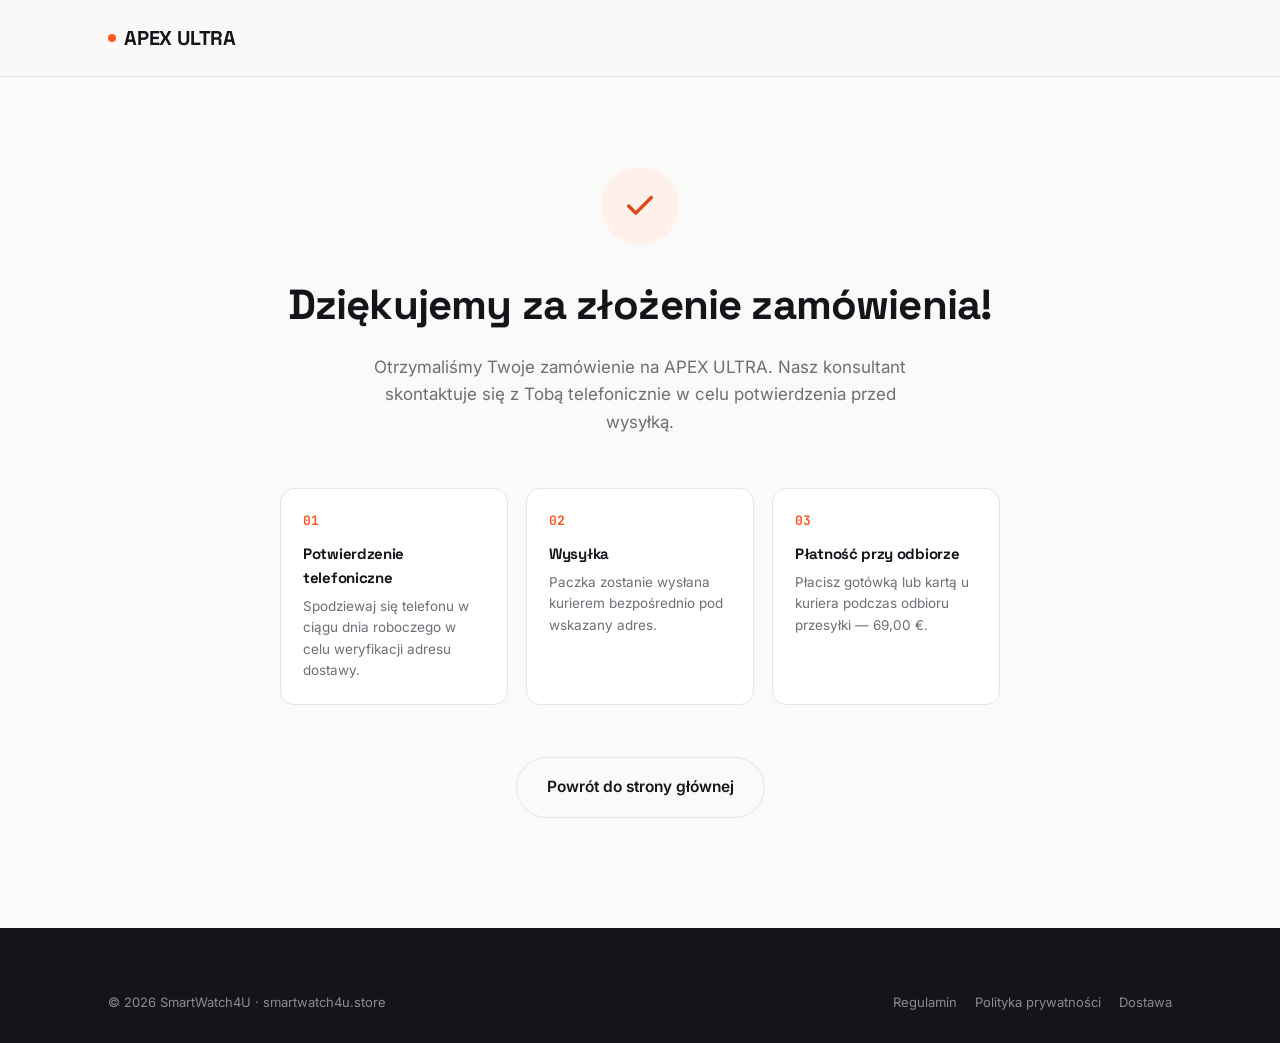
<file: thank-you.html>
<!doctype html>
<html lang="pl">
<head>
<meta charset="UTF-8">
<meta name="viewport" content="width=device-width, initial-scale=1.0">
<title>Zamówienie przyjęte — APEX ULTRA</title>
<meta name="robots" content="noindex">
<link rel="preconnect" href="https://fonts.googleapis.com">
<link href="https://fonts.googleapis.com/css2?family=Space+Grotesk:wght@500;700&family=Inter:wght@400;500;600;700&family=JetBrains+Mono:wght@500;700&display=swap" rel="stylesheet">
<style>
/* ============================================================
   APEX ULTRA — smartwatch4u.store
   Design tokens
   ============================================================ */

:root{
  --bg:            #FAFAF9;
  --bg-alt:        #F1F0EE;
  --ink:           #15141A;
  --ink-soft:      #3A3942;
  --steel:         #6E6E76;
  --steel-light:   #9A9AA1;
  --hairline:      #E6E5E2;
  --white:         #FFFFFF;
  --accent:        #FF5722;
  --accent-dark:   #D9481A;
  --accent-tint:   #FFF0EA;
  --gold:          #F2B705;
  --success:       #1D7A4C;

  --font-display:  'Space Grotesk', 'Helvetica Neue', Arial, sans-serif;
  --font-body:     'Inter', 'Helvetica Neue', Arial, sans-serif;
  --font-mono:     'JetBrains Mono', 'Courier New', monospace;

  --container: 1120px;
  --radius-s: 6px;
  --radius-m: 14px;
  --radius-l: 28px;
}

*, *::before, *::after{ box-sizing:border-box; }
html{ scroll-behavior:smooth; }
body{
  margin:0;
  background:var(--bg);
  color:var(--ink);
  font-family:var(--font-body);
  font-size:16px;
  line-height:1.6;
  -webkit-font-smoothing:antialiased;
}
img{ max-width:100%; display:block; }
a{ color:inherit; text-decoration:none; }
ul{ margin:0; padding:0; list-style:none; }
h1,h2,h3,h4{ font-family:var(--font-display); margin:0; letter-spacing:-0.02em; }
p{ margin:0; }
button{ font-family:inherit; cursor:pointer; }

.wrap{
  max-width:var(--container);
  margin:0 auto;
  padding:0 28px;
}

:focus-visible{
  outline:2px solid var(--accent);
  outline-offset:3px;
}

@media (prefers-reduced-motion: reduce){
  *{ animation-duration:0.01ms !important; transition-duration:0.01ms !important; scroll-behavior:auto !important; }
}

/* ---------- Announcement bar ---------- */
.announce{
  background:var(--ink);
  color:var(--white);
  text-align:center;
  font-family:var(--font-mono);
  font-size:12.5px;
  letter-spacing:0.06em;
  padding:9px 14px;
}
.announce b{ color:var(--accent); font-weight:600; }

/* ---------- Header ---------- */
.site-header{
  position:sticky; top:0; z-index:50;
  background:rgba(250,249,249,0.86);
  backdrop-filter:blur(10px);
  border-bottom:1px solid var(--hairline);
}
.site-header .wrap{
  display:flex; align-items:center; justify-content:space-between;
  height:76px;
}
.logo{
  font-family:var(--font-display);
  font-weight:700;
  font-size:20px;
  letter-spacing:-0.01em;
  display:flex; align-items:center; gap:8px;
}
.logo .dot{
  width:8px; height:8px; border-radius:50%;
  background:var(--accent);
  display:inline-block;
}
.header-cta{
  display:inline-flex; align-items:center; gap:10px;
  background:var(--ink); color:var(--white);
  padding:11px 20px; border-radius:999px;
  font-size:14px; font-weight:600;
  transition:transform .18s ease, background .18s ease;
}
.header-cta:hover{ background:var(--accent-dark); transform:translateY(-1px); }
.header-price{ font-family:var(--font-mono); color:var(--steel-light); font-size:13px; display:none; }
@media (min-width:640px){ .header-price{ display:inline; } }

/* ---------- Buttons ---------- */
.btn{
  display:inline-flex; align-items:center; justify-content:center; gap:10px;
  padding:17px 30px;
  border-radius:999px;
  font-weight:600; font-size:15.5px;
  border:1px solid transparent;
  transition:transform .18s ease, box-shadow .18s ease, background .18s ease;
}
.btn-primary{
  background:var(--accent); color:var(--white);
  box-shadow:0 10px 24px -10px rgba(255,87,34,0.55);
}
.btn-primary:hover{ background:var(--accent-dark); transform:translateY(-2px); box-shadow:0 14px 30px -10px rgba(217,72,26,0.55); }
.btn-dark{ background:var(--ink); color:var(--white); }
.btn-dark:hover{ background:#000; transform:translateY(-2px); }
.btn-ghost{ background:transparent; color:var(--ink); border-color:var(--hairline); }
.btn-ghost:hover{ border-color:var(--ink); }
.btn-block{ width:100%; }
.btn-lg{ padding:19px 36px; font-size:16.5px; }

/* ---------- Hero ---------- */
.hero{
  padding:64px 0 40px;
  overflow:hidden;
}
.hero .wrap{
  display:grid;
  grid-template-columns:1fr;
  gap:48px;
  align-items:center;
}
@media (min-width:920px){
  .hero .wrap{ grid-template-columns:1.05fr 1fr; gap:32px; }
}
.eyebrow{
  display:inline-flex; align-items:center; gap:8px;
  font-family:var(--font-mono);
  font-size:12px; letter-spacing:0.08em; text-transform:uppercase;
  color:var(--accent-dark);
  background:var(--accent-tint);
  padding:7px 14px; border-radius:999px;
  margin-bottom:22px;
}
.hero h1{
  font-size:clamp(38px, 5.6vw, 60px);
  line-height:1.03;
  font-weight:700;
}
.hero h1 em{
  font-style:normal;
  color:var(--accent);
}
.hero-sub{
  margin-top:20px;
  font-size:18px;
  color:var(--steel);
  max-width:46ch;
}
.hero-price-row{
  margin-top:32px;
  display:flex; align-items:baseline; gap:14px; flex-wrap:wrap;
}
.price-now{
  font-family:var(--font-mono); font-weight:700;
  font-size:40px; color:var(--ink);
}
.price-was{
  font-family:var(--font-mono);
  font-size:19px; color:var(--steel-light);
  text-decoration:line-through;
}
.price-save{
  font-family:var(--font-mono);
  font-size:13px; font-weight:600;
  color:var(--success);
  background:#EAF6EF; padding:5px 10px; border-radius:999px;
}
.hero-actions{ margin-top:30px; display:flex; gap:14px; flex-wrap:wrap; }
.hero-meta{
  margin-top:26px; display:flex; gap:22px; flex-wrap:wrap;
  font-size:13.5px; color:var(--steel);
}
.hero-meta span{ display:inline-flex; align-items:center; gap:7px; }
.hero-meta svg{ flex:none; }

.hero-visual{
  position:relative;
  display:flex; align-items:center; justify-content:center;
  background:radial-gradient(circle at 50% 38%, #FFFFFF 0%, var(--bg-alt) 72%);
  border-radius:var(--radius-l);
  padding:38px;
  min-height:380px;
}
.hero-visual img{
  width:100%; max-width:420px;
  filter:drop-shadow(0 30px 50px -18px rgba(20,20,25,0.35));
}
.hero-ring-badge{
  position:absolute;
  bottom:18px; left:18px;
  background:var(--white);
  border-radius:999px;
  box-shadow:0 14px 30px -14px rgba(20,20,25,0.3);
  padding:12px 16px 12px 12px;
  display:flex; align-items:center; gap:10px;
}
@media (max-width:640px){ .hero-ring-badge{ left:10px; bottom:10px; padding:9px 13px 9px 9px; } }

/* ---------- Signature: dial-ring stat ---------- */
.ring-stat{
  --ring-size:64px;
  width:var(--ring-size); height:var(--ring-size);
  border-radius:50%;
  flex:none;
  background:conic-gradient(var(--accent) calc(var(--pct,80)*1%), var(--hairline) 0);
  display:flex; align-items:center; justify-content:center;
}
.ring-stat::after{
  content:'';
  width:calc(var(--ring-size) - 11px); height:calc(var(--ring-size) - 11px);
  border-radius:50%; background:var(--white);
  position:absolute;
  top:50%; left:50%;
  transform:translate(-50%,-50%);
}
.ring-stat .ring-inner{
  position:relative; z-index:2;
  font-family:var(--font-mono); font-weight:700; font-size:13px; color:var(--ink);
  text-align:center; line-height:1.1;
}
.ring-stat{ position:relative; }
.ring-label{ font-size:12.5px; color:var(--steel); line-height:1.3; }
.ring-label b{ display:block; color:var(--ink); font-size:13.5px; }

/* ---------- Section shell ---------- */
.section{ padding:88px 0; }
.section-alt{ background:var(--bg-alt); }
.section-dark{ background:var(--ink); color:var(--white); }
.section-head{
  max-width:640px;
  margin:0 auto 52px;
  text-align:center;
}
.section-head.left{ margin-left:0; text-align:left; }
.section-title{
  font-size:clamp(28px, 3.6vw, 40px);
  font-weight:700;
}
.section-kicker{
  font-family:var(--font-mono);
  font-size:12px; letter-spacing:0.08em; text-transform:uppercase;
  color:var(--accent);
  display:block; margin-bottom:14px;
}
.section-dark .section-kicker{ color:var(--accent); }
.section-desc{
  margin-top:16px; color:var(--steel); font-size:16.5px;
}
.section-dark .section-desc{ color:#B9B9BF; }

/* ---------- Trust ring strip ---------- */
.trust-strip{
  display:grid; gap:28px;
  grid-template-columns:repeat(2,1fr);
}
@media (min-width:720px){ .trust-strip{ grid-template-columns:repeat(4,1fr); } }
.trust-item{
  display:flex; align-items:center; gap:14px;
  background:var(--white);
  border:1px solid var(--hairline);
  border-radius:var(--radius-m);
  padding:20px;
}

/* ---------- Feature grid ---------- */
.feature-grid{
  display:grid; gap:22px;
  grid-template-columns:1fr;
}
@media (min-width:720px){ .feature-grid{ grid-template-columns:repeat(3,1fr); } }
.feature-card{
  background:var(--white);
  border:1px solid var(--hairline);
  border-radius:var(--radius-m);
  padding:30px 26px;
  transition:box-shadow .2s ease, transform .2s ease;
}
.feature-card:hover{ box-shadow:0 20px 40px -24px rgba(20,20,25,0.25); transform:translateY(-3px); }
.feature-icon{
  width:46px; height:46px; border-radius:12px;
  background:var(--accent-tint); color:var(--accent-dark);
  display:flex; align-items:center; justify-content:center;
  margin-bottom:18px;
}
.feature-card h3{ font-size:18px; margin-bottom:9px; }
.feature-card p{ color:var(--steel); font-size:15px; }

/* ---------- Specs ---------- */
.specs-wrap{
  display:grid; gap:0;
  grid-template-columns:1fr;
  border-top:1px solid var(--hairline);
}
.spec-row{
  display:grid; grid-template-columns:1fr 1fr;
  gap:12px;
  padding:20px 4px;
  border-bottom:1px solid var(--hairline);
  align-items:baseline;
}
.spec-row dt{ color:var(--steel); font-size:14.5px; }
.spec-row dd{ margin:0; font-family:var(--font-mono); font-weight:600; font-size:15.5px; text-align:right; }

/* ---------- Gallery ---------- */
.gallery{
  display:grid; gap:18px;
  grid-template-columns:repeat(2,1fr);
}
@media (min-width:720px){ .gallery{ grid-template-columns:repeat(4,1fr); } }
.gallery-tile{
  background:var(--white);
  border:1px solid var(--hairline);
  border-radius:var(--radius-m);
  aspect-ratio:1/1;
  display:flex; align-items:center; justify-content:center;
  padding:22px;
}
.gallery-tile img{ width:100%; }

/* ---------- Reviews ---------- */
.reviews-summary{
  display:flex; align-items:center; gap:22px; flex-wrap:wrap;
  justify-content:center;
  margin-bottom:46px;
}
.reviews-score{
  font-family:var(--font-mono); font-weight:700; font-size:44px;
}
.stars{ color:var(--gold); font-size:18px; letter-spacing:2px; }
.reviews-count{ color:var(--steel); font-size:14px; }

.review-grid{
  display:grid; gap:18px;
  grid-template-columns:1fr;
}
@media (min-width:680px){ .review-grid{ grid-template-columns:repeat(2,1fr); } }
@media (min-width:1000px){ .review-grid{ grid-template-columns:repeat(3,1fr); } }

.review-card{
  background:var(--white);
  border:1px solid var(--hairline);
  border-radius:var(--radius-m);
  padding:24px;
}
.review-top{ display:flex; align-items:center; justify-content:space-between; margin-bottom:12px; }
.review-name{ font-weight:600; font-size:14.5px; }
.review-badge{
  font-family:var(--font-mono); font-size:10.5px;
  color:var(--success); background:#EAF6EF;
  padding:3px 8px; border-radius:999px;
}
.review-stars{ color:var(--gold); font-size:14px; margin-bottom:10px; letter-spacing:1.5px; }
.review-text{ color:var(--ink-soft); font-size:14.5px; }
.review-date{ margin-top:14px; color:var(--steel-light); font-size:12.5px; }

/* ---------- FAQ ---------- */
.faq-item{
  border-bottom:1px solid var(--hairline);
}
.faq-item summary{
  list-style:none; cursor:pointer;
  display:flex; align-items:center; justify-content:space-between;
  padding:22px 4px; font-weight:600; font-size:16px;
}
.faq-item summary::-webkit-details-marker{ display:none; }
.faq-item summary::after{
  content:'+'; font-family:var(--font-mono); font-size:20px; color:var(--accent);
  transition:transform .2s ease;
}
.faq-item[open] summary::after{ transform:rotate(45deg); }
.faq-item p{ padding:0 4px 22px; color:var(--steel); font-size:15px; max-width:70ch; }

/* ---------- CTA banner ---------- */
.cta-banner{
  border-radius:var(--radius-l);
  background:var(--ink);
  color:var(--white);
  padding:56px 40px;
  text-align:center;
}
.cta-banner h2{ font-size:clamp(26px,4vw,36px); }
.cta-banner p{ margin-top:14px; color:#B9B9BF; }
.cta-banner .btn{ margin-top:28px; }

/* ---------- Sticky order bar ---------- */
.sticky-bar{
  position:fixed; left:0; right:0; bottom:0; z-index:60;
  background:rgba(21,20,26,0.94);
  backdrop-filter:blur(10px);
  color:var(--white);
  padding:14px 20px;
  transform:translateY(120%);
  transition:transform .3s ease;
}
.sticky-bar.show{ transform:translateY(0); }
.sticky-bar .wrap{
  display:flex; align-items:center; justify-content:space-between; gap:16px;
  padding:0;
}
.sticky-bar-info{ display:flex; flex-direction:column; }
.sticky-bar-info small{ color:#B9B9BF; font-size:12px; }
.sticky-bar-info strong{ font-family:var(--font-mono); font-size:18px; }

/* ---------- Footer ---------- */
.site-footer{
  background:var(--ink); color:#D6D6DA;
  padding:64px 0 30px;
}
.footer-grid{
  display:grid; gap:36px;
  grid-template-columns:1fr;
}
@media (min-width:780px){ .footer-grid{ grid-template-columns:1.4fr 1fr 1fr; } }
.footer-logo{ color:var(--white); font-family:var(--font-display); font-weight:700; font-size:19px; }
.footer-desc{ margin-top:14px; color:#9C9CA3; font-size:14.5px; max-width:36ch; }
.footer-col h4{ color:var(--white); font-size:13px; text-transform:uppercase; letter-spacing:0.06em; margin-bottom:16px; }
.footer-col li{ margin-bottom:11px; }
.footer-col a{ color:#B9B9BF; font-size:14.5px; }
.footer-col a:hover{ color:var(--white); }
.footer-bottom{
  margin-top:52px; padding-top:26px; border-top:1px solid rgba(255,255,255,0.08);
  display:flex; flex-wrap:wrap; gap:14px; align-items:center; justify-content:space-between;
  font-size:13px; color:#8B8B93;
}
.footer-payments{ display:flex; gap:10px; font-family:var(--font-mono); font-size:12px; }
.footer-payments span{ border:1px solid rgba(255,255,255,0.15); padding:4px 9px; border-radius:6px; }

/* ---------- Simple/legal pages ---------- */
.legal-hero{
  padding:70px 0 40px;
  border-bottom:1px solid var(--hairline);
}
.legal-hero .section-kicker{ margin-bottom:16px; }
.legal-hero h1{ font-size:clamp(30px,4.2vw,44px); }
.legal-updated{ margin-top:14px; color:var(--steel); font-size:14px; font-family:var(--font-mono); }
.legal-body{ padding:56px 0 100px; }
.legal-body .wrap{ max-width:760px; }
.legal-body h2{ font-size:22px; margin-top:44px; margin-bottom:14px; }
.legal-body h2:first-child{ margin-top:0; }
.legal-body p{ color:var(--ink-soft); margin-bottom:14px; }
.legal-body ul{ margin-bottom:14px; }
.legal-body li{ color:var(--ink-soft); margin-bottom:9px; padding-left:22px; position:relative; }
.legal-body li::before{
  content:''; position:absolute; left:0; top:9px;
  width:6px; height:6px; border-radius:50%; background:var(--accent);
}
.legal-body strong{ color:var(--ink); }
.legal-toc{
  background:var(--white); border:1px solid var(--hairline); border-radius:var(--radius-m);
  padding:22px 26px; margin-bottom:10px;
}
.legal-toc h4{ font-size:13px; text-transform:uppercase; letter-spacing:0.06em; color:var(--steel); margin-bottom:12px; }
.legal-toc a{ display:block; padding:6px 0; font-size:14.5px; color:var(--ink-soft); }
.legal-toc a:hover{ color:var(--accent); }

/* ---------- Order page ---------- */
.order-shell{
  padding:56px 0 100px;
}
.order-grid{
  display:grid; gap:40px;
  grid-template-columns:1fr;
}
@media (min-width:920px){ .order-grid{ grid-template-columns:1fr 0.9fr; } }
.order-card{
  background:var(--white); border:1px solid var(--hairline); border-radius:var(--radius-l);
  padding:34px;
}
.order-summary{
  background:var(--white); border:1px solid var(--hairline); border-radius:var(--radius-l);
  padding:30px; height:fit-content;
}
.order-product{ display:flex; gap:16px; align-items:center; padding-bottom:22px; border-bottom:1px solid var(--hairline); }
.order-product img{ width:80px; background:var(--bg-alt); border-radius:12px; padding:8px; }
.order-product h4{ font-size:15.5px; margin-bottom:4px; }
.order-product span{ color:var(--steel); font-size:13.5px; }
.order-line{ display:flex; justify-content:space-between; padding:14px 0; font-size:14.5px; color:var(--steel); border-bottom:1px solid var(--hairline); }
.order-line.total{ color:var(--ink); font-weight:700; font-family:var(--font-mono); font-size:17px; border-bottom:none; }
.order-badges{ margin-top:22px; display:flex; flex-direction:column; gap:10px; font-size:13.5px; color:var(--steel); }
.order-badges span{ display:flex; align-items:center; gap:9px; }

.field{ margin-bottom:18px; }
.field label{ display:block; font-size:13.5px; font-weight:600; margin-bottom:8px; }
.field input, .field select{
  width:100%; padding:14px 15px;
  border:1px solid var(--hairline); border-radius:10px;
  font-family:var(--font-body); font-size:15px;
  background:var(--bg-alt);
  transition:border-color .15s ease, background .15s ease;
}
.field input:focus, .field select:focus{ background:var(--white); border-color:var(--accent); outline:none; }
.field-row{ display:grid; gap:16px; grid-template-columns:1fr; }
@media (min-width:560px){ .field-row{ grid-template-columns:1fr 1fr; } }
.field-hint{ font-size:12.5px; color:var(--steel-light); margin-top:6px; }
.form-error{
  display:none; background:#FCEBEA; color:#B3261E; border-radius:10px;
  padding:12px 14px; font-size:13.5px; margin-bottom:18px;
}

/* ---------- Thank you page ---------- */
.thanks-shell{ padding:90px 0 110px; text-align:center; }
.thanks-icon{
  width:78px; height:78px; margin:0 auto 26px;
  border-radius:50%; background:var(--accent-tint);
  display:flex; align-items:center; justify-content:center;
  color:var(--accent-dark);
}
.thanks-shell h1{ font-size:clamp(28px,4.2vw,42px); }
.thanks-shell p.lead{ margin-top:16px; color:var(--steel); font-size:17px; max-width:52ch; margin-left:auto; margin-right:auto; }
.thanks-order-id{
  margin:30px auto 0; display:inline-block;
  font-family:var(--font-mono); background:var(--bg-alt);
  padding:10px 18px; border-radius:999px; font-size:14px; color:var(--ink-soft);
}
.thanks-steps{
  margin:52px auto 0; max-width:720px;
  display:grid; gap:18px; grid-template-columns:1fr;
  text-align:left;
}
@media (min-width:720px){ .thanks-steps{ grid-template-columns:repeat(3,1fr); } }
.thanks-step{
  background:var(--white); border:1px solid var(--hairline); border-radius:var(--radius-m);
  padding:22px;
}
.thanks-step .num{
  font-family:var(--font-mono); color:var(--accent); font-weight:700; font-size:13px; margin-bottom:10px; display:block;
}
.thanks-step h4{ font-size:15px; margin-bottom:6px; }
.thanks-step p{ color:var(--steel); font-size:13.5px; }

</style>
<!-- Meta Pixel Code -->
<script>
!function(f,b,e,v,n,t,s)
{if(f.fbq)return;n=f.fbq=function(){n.callMethod?
n.callMethod.apply(n,arguments):n.queue.push(arguments)};
if(!f._fbq)f._fbq=n;n.push=n;n.loaded=!0;n.version='2.0';
n.queue=[];t=b.createElement(e);t.async=!0;
t.src=v;s=b.getElementsByTagName(e)[0];
s.parentNode.insertBefore(t,s)}(window, document,'script',
'https://connect.facebook.net/en_US/fbevents.js');
fbq('init', '1576911387464284');
fbq('track', 'PageView');
</script>
<noscript><img height="1" width="1" style="display:none"
src="https://www.facebook.com/tr?id=1576911387464284&ev=PageView&noscript=1"
/></noscript>
<!-- End Meta Pixel Code -->
<script>
  fbq('track', 'Purchase', {
    value: 9,
    contents: [
        {
            id: 'apex-ultra',
            quantity: 1
        }
    ],
    content_ids: 'apex-ultra',
  });
</script>
</head>
<body>

<header class="site-header">
  <div class="wrap">
    <a href="index.html" class="logo"><span class="dot"></span>APEX ULTRA</a>
  </div>
</header>

<main class="thanks-shell">
  <div class="wrap">
    <div class="thanks-icon">
      <svg width="34" height="34" viewBox="0 0 24 24" fill="none"><path d="M20 6 9 17l-5-5" stroke="currentColor" stroke-width="2.4" stroke-linecap="round" stroke-linejoin="round"/></svg>
    </div>

    <h1 id="thanksHeadline">Dziękujemy za złożenie zamówienia!</h1>
    <p class="lead" id="thanksLead">Otrzymaliśmy Twoje zamówienie na APEX ULTRA. Nasz konsultant skontaktuje się z Tobą telefonicznie w celu potwierdzenia przed wysyłką.</p>

    <div class="thanks-order-id" id="orderIdBox" style="display:none;"></div>

    <div class="thanks-steps">
      <div class="thanks-step">
        <span class="num">01</span>
        <h4>Potwierdzenie telefoniczne</h4>
        <p>Spodziewaj się telefonu w ciągu dnia roboczego w celu weryfikacji adresu dostawy.</p>
      </div>
      <div class="thanks-step">
        <span class="num">02</span>
        <h4>Wysyłka</h4>
        <p>Paczka zostanie wysłana kurierem bezpośrednio pod wskazany adres.</p>
      </div>
      <div class="thanks-step">
        <span class="num">03</span>
        <h4>Płatność przy odbiorze</h4>
        <p>Płacisz gotówką lub kartą u kuriera podczas odbioru przesyłki — 69,00 €.</p>
      </div>
    </div>

    <div style="margin-top:52px;">
      <a href="index.html" class="btn btn-ghost">Powrót do strony głównej</a>
    </div>
  </div>
</main>

<footer class="site-footer">
  <div class="wrap">
    <div class="footer-bottom" style="margin-top:0;padding-top:0;border-top:none;">
      <span>© 2026 SmartWatch4U · smartwatch4u.store</span>
      <div style="display:flex;gap:18px;">
        <a href="terms.html">Regulamin</a>
        <a href="privacy.html">Polityka prywatności</a>
        <a href="shipping.html">Dostawa</a>
      </div>
    </div>
  </div>
</footer>

<script>
// Personalise the confirmation if we have local order details
// (set by assets/order.js right before handing off to the tracking link),
// or fall back to an order id passed back via query string by the network.
(function () {
  var params = new URLSearchParams(window.location.search);
  var networkOid = params.get('oid') || params.get('order_id') || params.get('subid');
  var stored = null;
  try { stored = JSON.parse(sessionStorage.getItem('sw4u_order') || 'null'); } catch (e) {}

  var headline = document.getElementById('thanksHeadline');
  var lead = document.getElementById('thanksLead');
  var box = document.getElementById('orderIdBox');

  if (stored && stored.fullName) {
    var firstName = stored.fullName.split(' ')[0];
    headline.textContent = 'Dziękujemy, ' + firstName + '!';
    lead.textContent = 'Twoje zamówienie na APEX ULTRA z dostawą do miejscowości ' + stored.city + ' zostało przyjęte. Skontaktujemy się z Tobą pod numerem ' + stored.phone + ' w celu potwierdzenia.';
  }

  var oid = (stored && stored.clickId) || networkOid;
  if (oid) {
    box.style.display = 'inline-block';
    box.textContent = 'Numer zamówienia: ' + oid;
  }
})();
</script>
</body>
</html>
</file>
